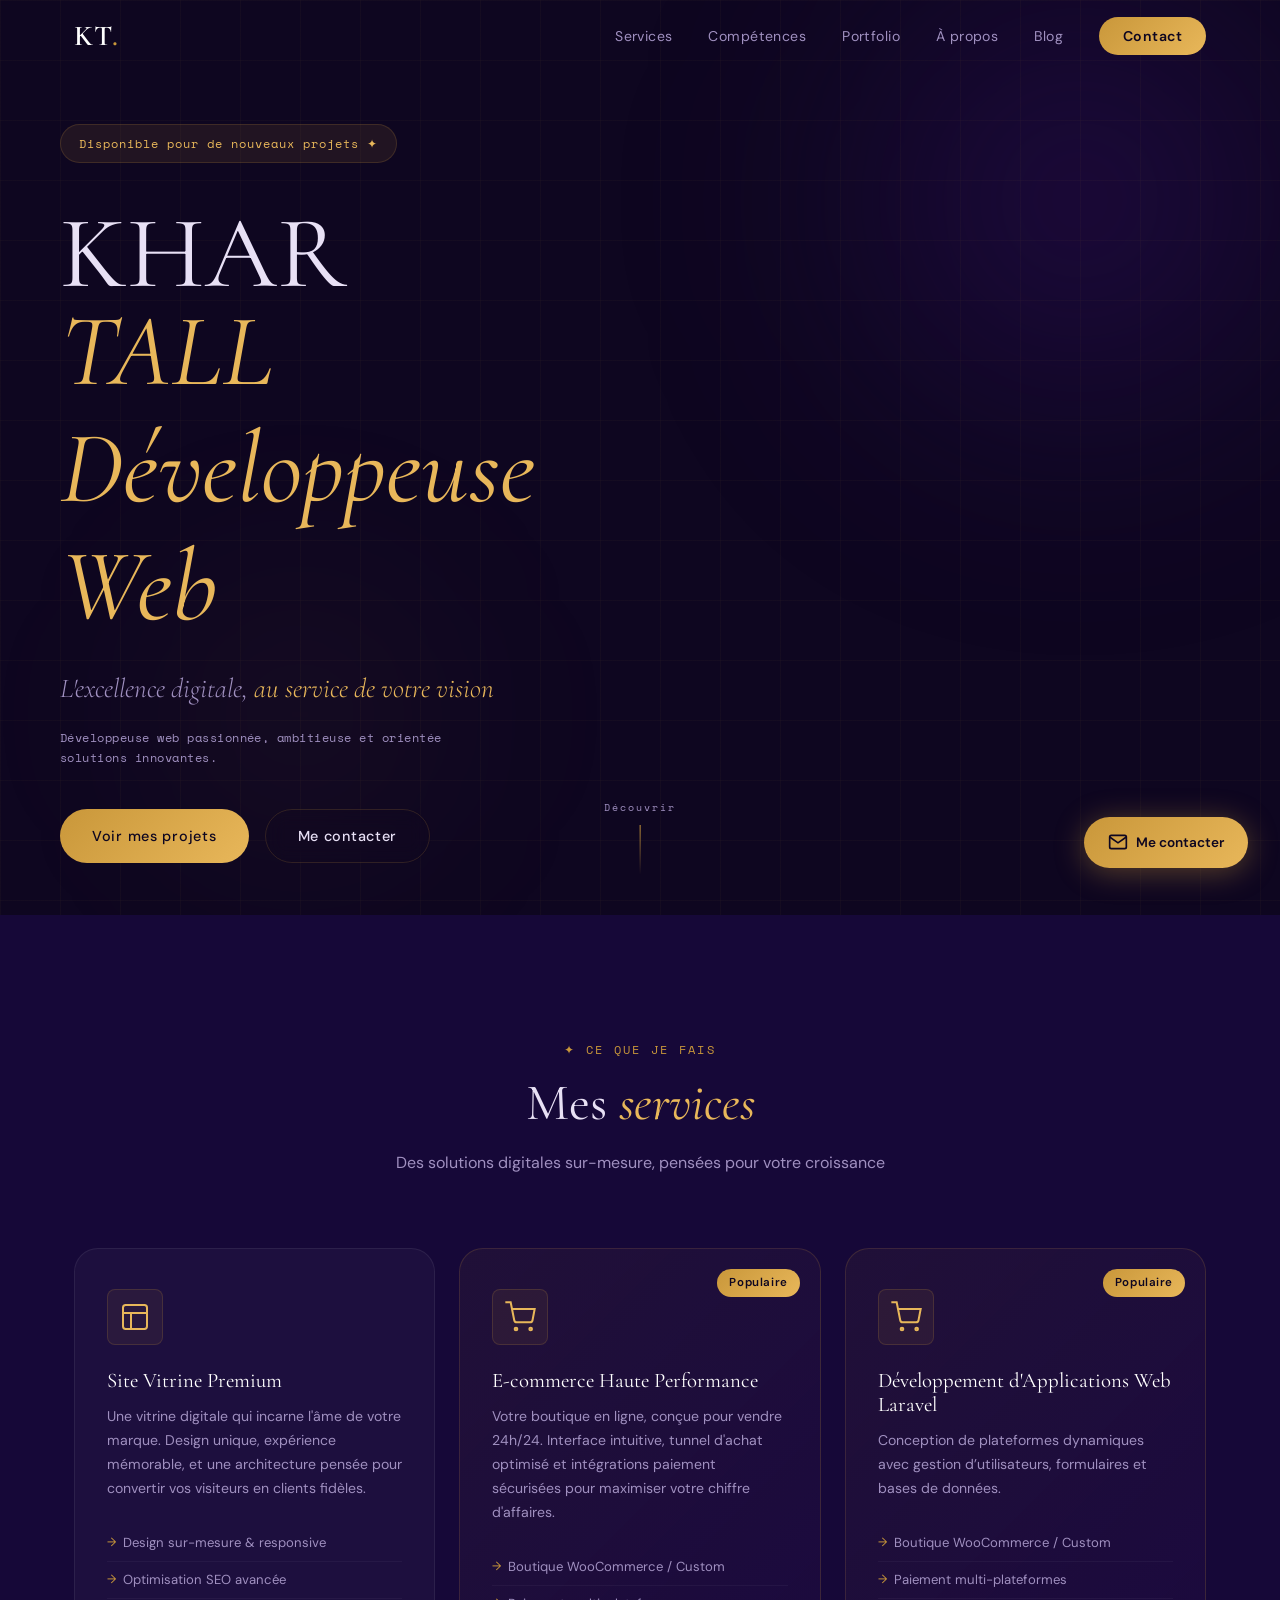
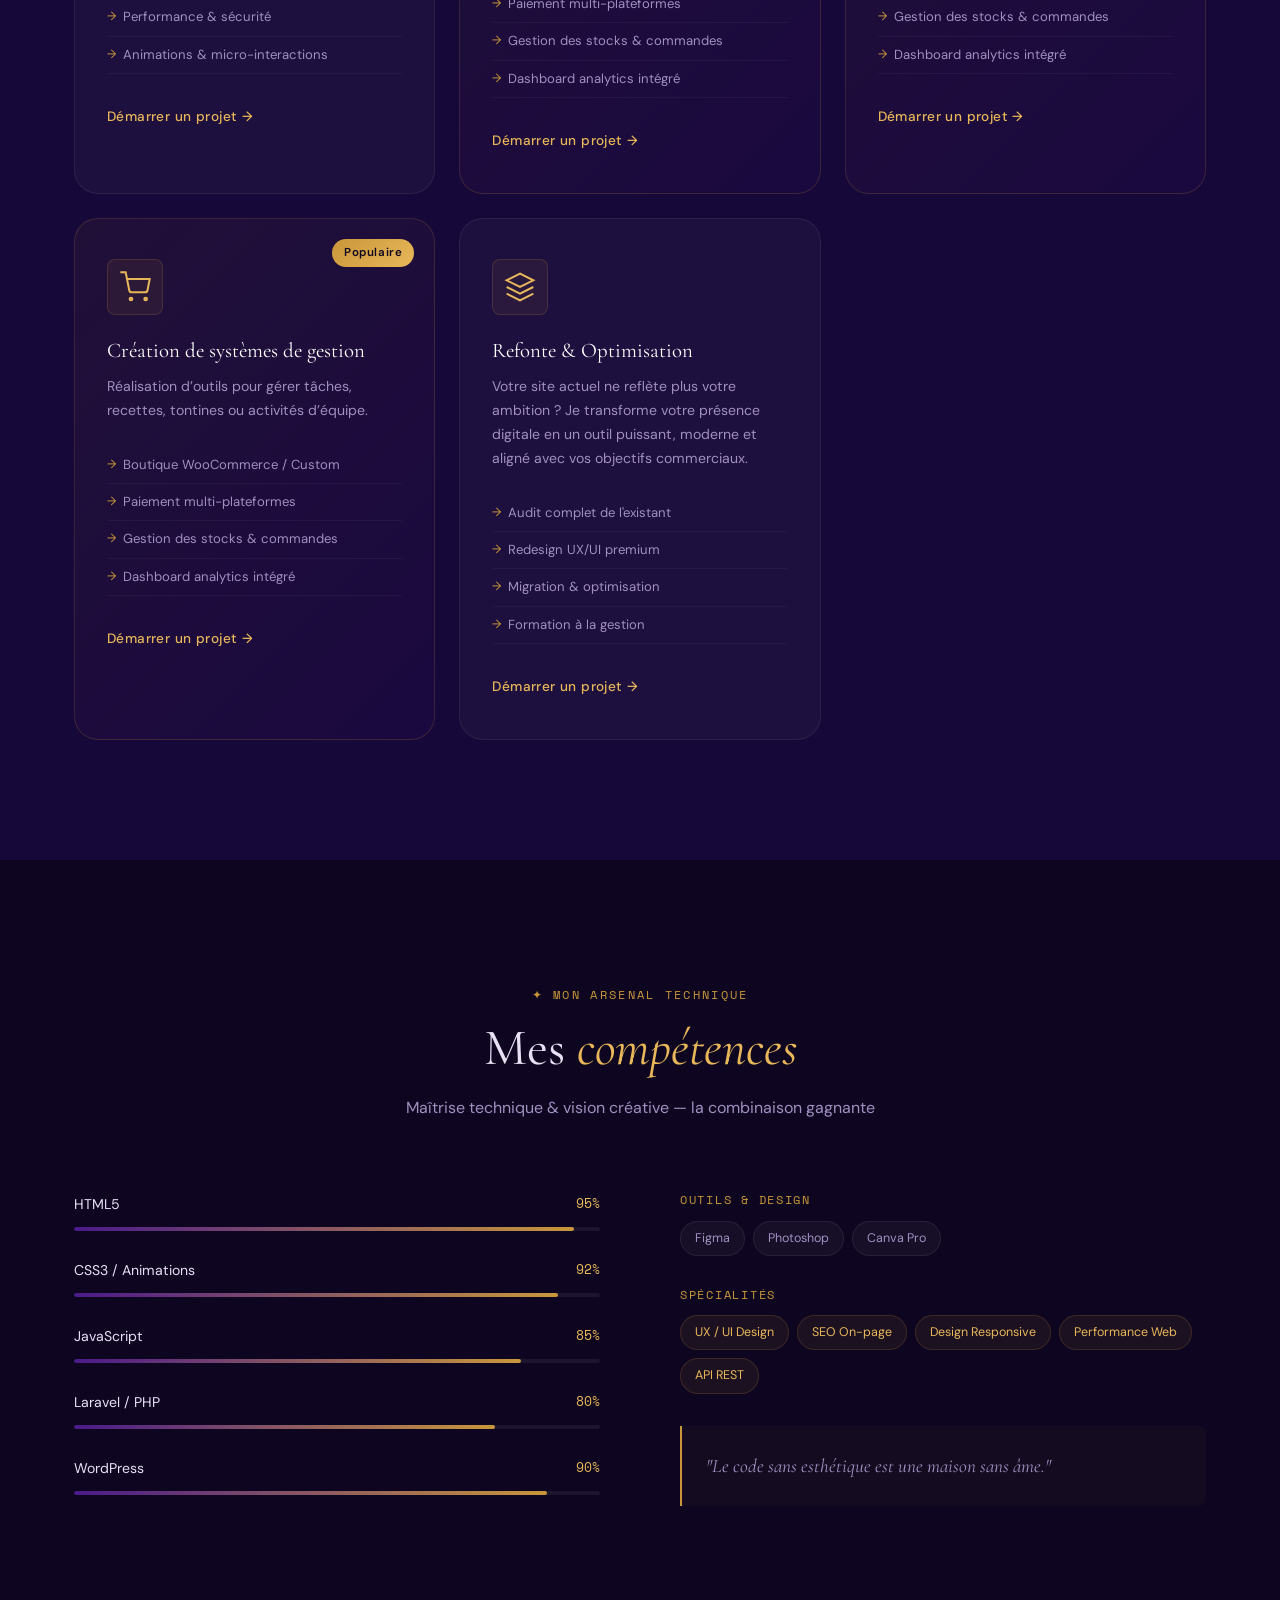
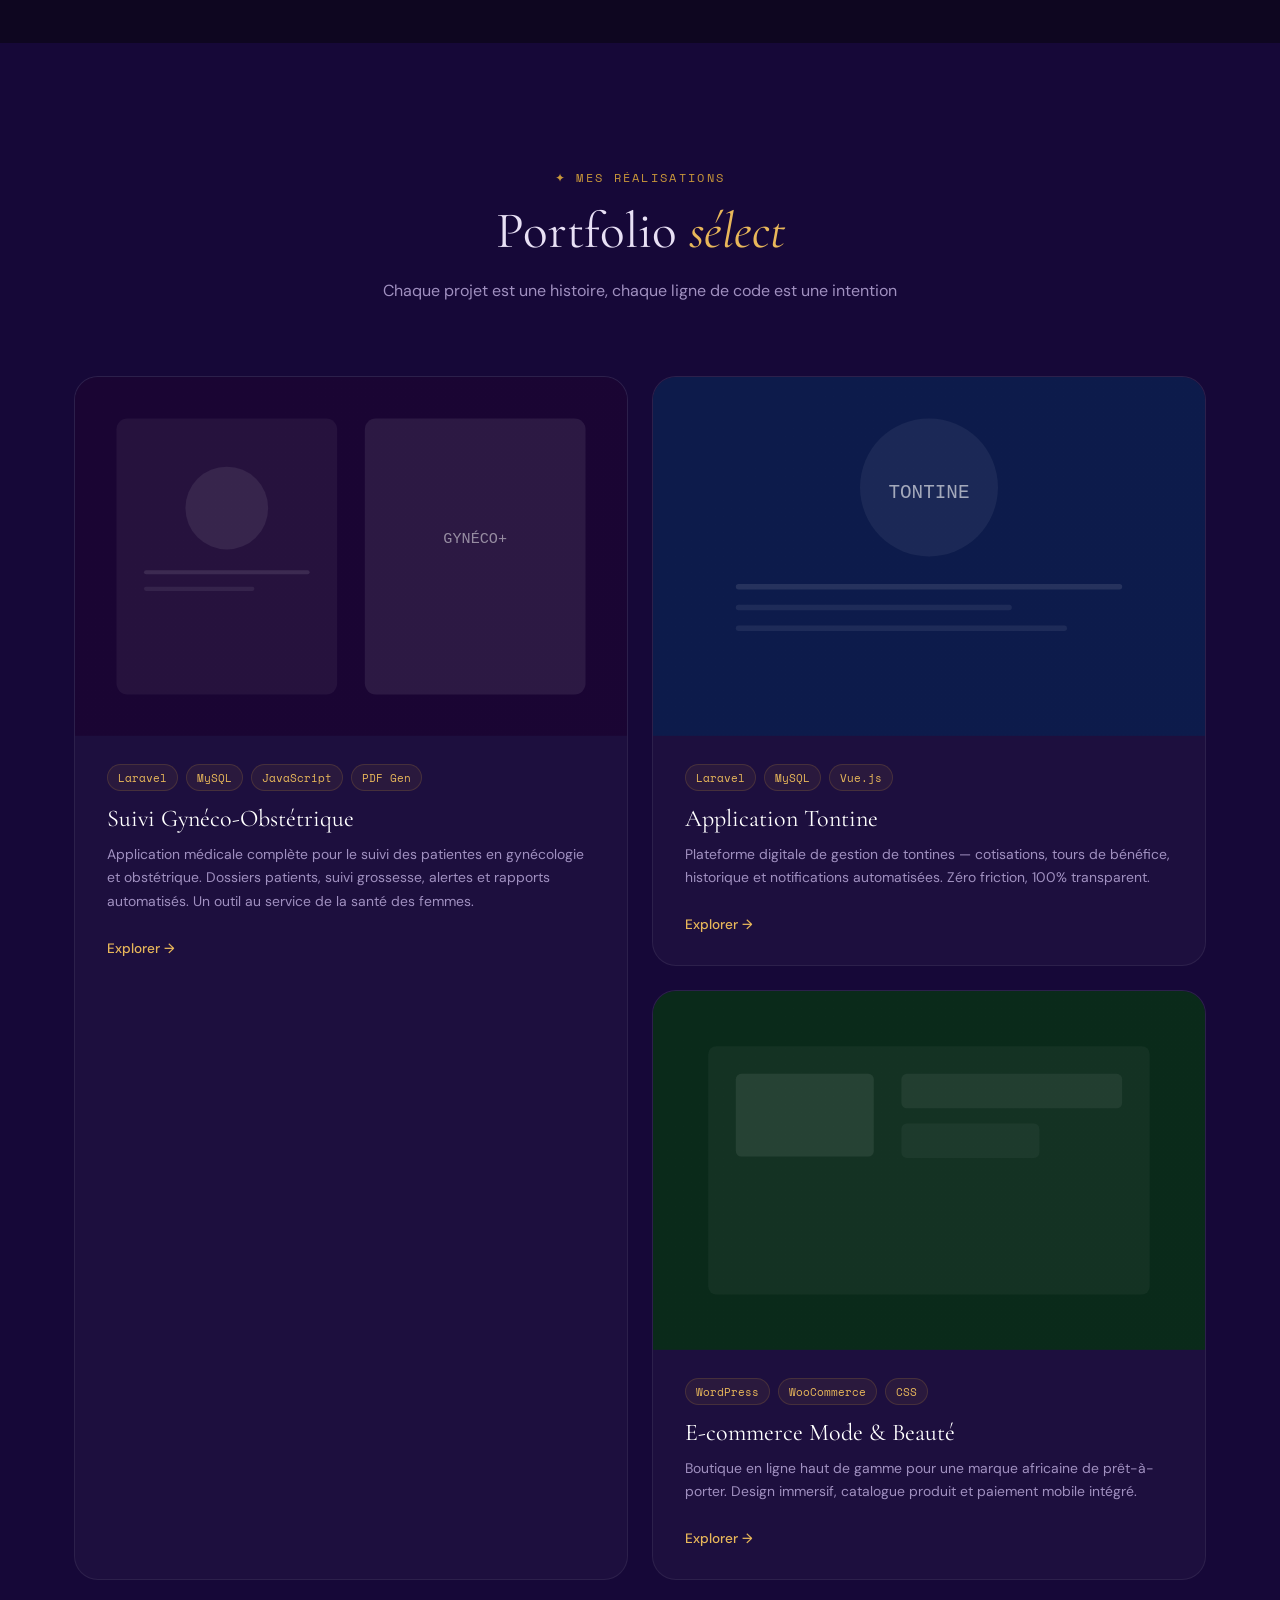
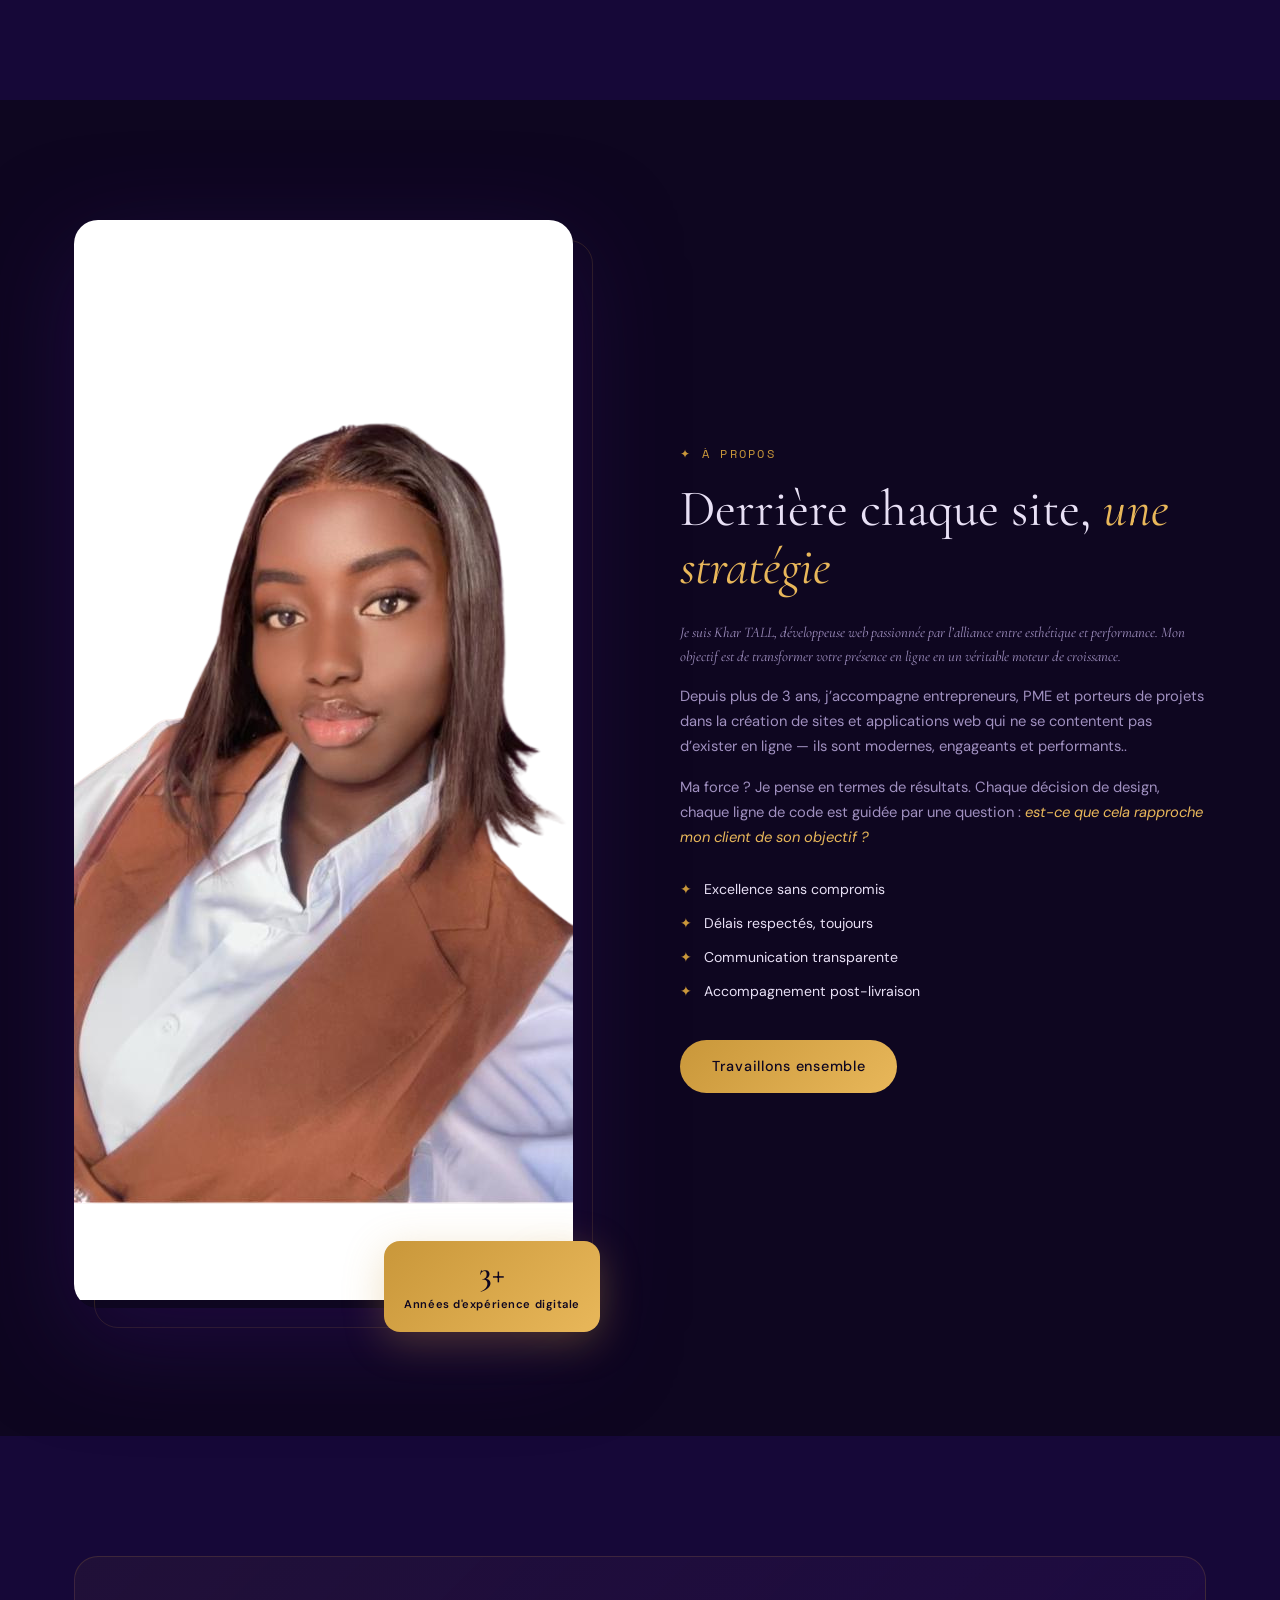
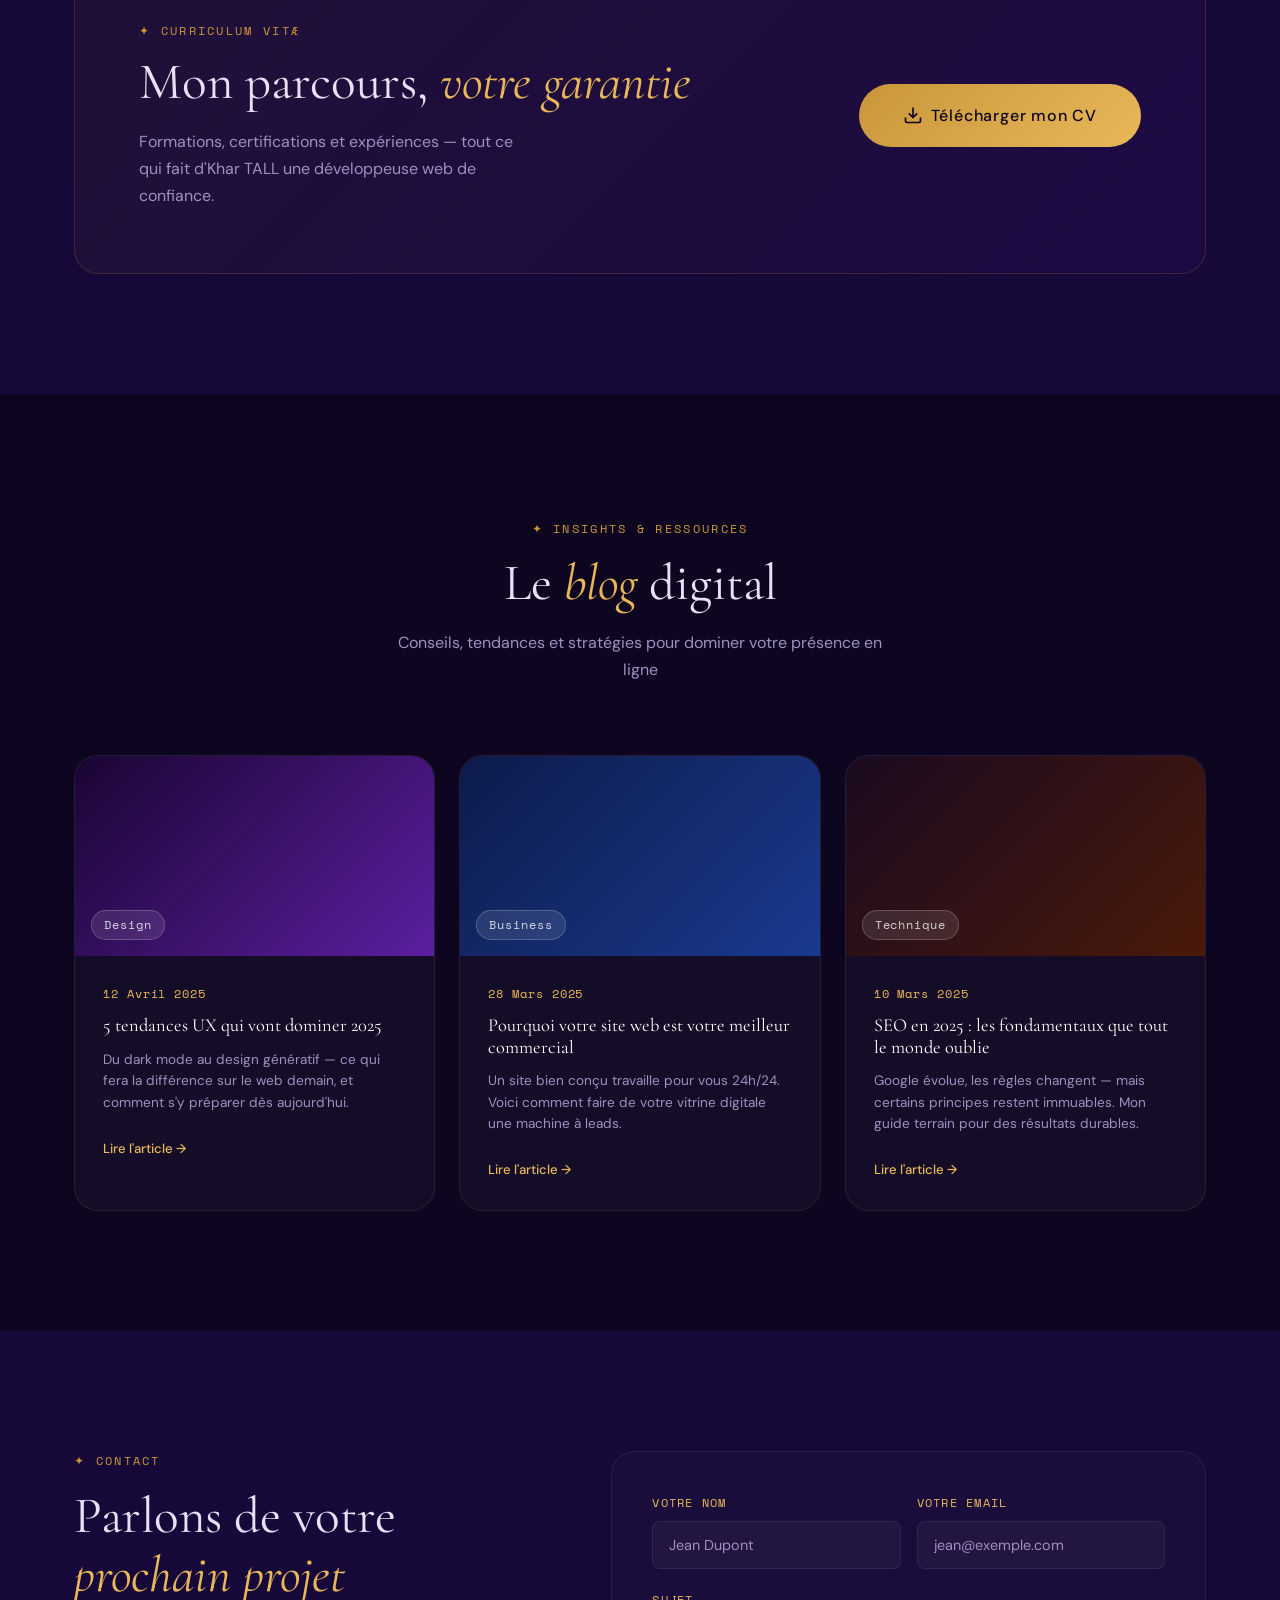
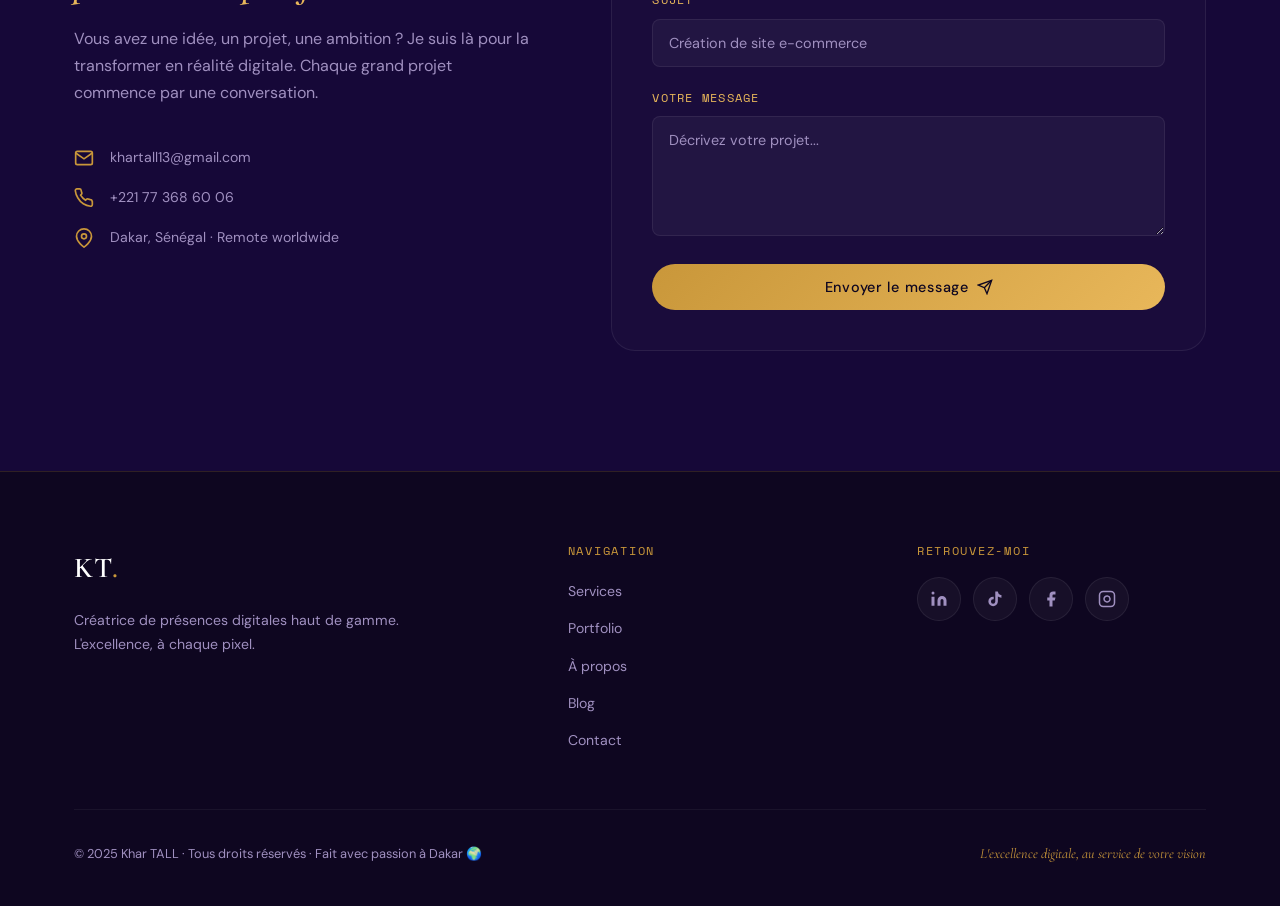
<file: portfolio.html>
<!DOCTYPE html>
<html lang="fr">
<head>
  <meta charset="UTF-8" />
  <meta name="viewport" content="width=device-width, initial-scale=1.0" />
  <title>Khar TALL  — Développeuse Web </title>
  <link rel="preconnect" href="https://fonts.googleapis.com" />
  <link rel="preconnect" href="https://fonts.gstatic.com" crossorigin />
  <link href="https://fonts.googleapis.com/css2?family=Cormorant+Garamond:ital,wght@0,300;0,400;0,600;1,300;1,400&family=DM+Sans:wght@300;400;500&family=Space+Mono&display=swap" rel="stylesheet" />
  <link rel="stylesheet" href="../CSS/portfolio.css" />
</head>
<body>

  <!-- ===== LOADER ===== -->
  <div id="loader">
    <div class="loader-inner">
      <span class="loader-name">KT</span>
      <div class="loader-bar"><div class="loader-progress"></div></div>
    </div>
  </div>

  <!-- ===== FLOATING CONTACT BTN ===== -->
  <a href="#contact" class="float-cta" aria-label="Me contacter">
    <svg width="20" height="20" viewBox="0 0 24 24" fill="none" stroke="currentColor" stroke-width="2"><path d="M4 4h16c1.1 0 2 .9 2 2v12c0 1.1-.9 2-2 2H4c-1.1 0-2-.9-2-2V6c0-1.1.9-2 2-2z"/><polyline points="22,6 12,13 2,6"/></svg>
    <span>Me contacter</span>
  </a>

  <!-- ===== NAV ===== -->
  <nav id="navbar">
    <div class="nav-inner">
      <a class="logo" href="#">KT<span class="logo-dot">.</span></a>
      <ul class="nav-links">
        <li><a href="#services">Services</a></li>
        <li><a href="#skills">Compétences</a></li>
        <li><a href="#portfolio">Portfolio</a></li>
        <li><a href="#about">À propos</a></li>
        <li><a href="#blog">Blog</a></li>
        <li><a href="#contact" class="nav-cta">Contact</a></li>
      </ul>
      <button class="burger" id="burgerBtn" aria-label="Menu">
        <span></span><span></span><span></span>
      </button>
    </div>
    <div class="mobile-menu" id="mobileMenu">
      <ul>
        <li><a href="#services">Services</a></li>
        <li><a href="#skills">Compétences</a></li>
        <li><a href="#portfolio">Portfolio</a></li>
        <li><a href="#about">À propos</a></li>
        <li><a href="#blog">Blog</a></li>
        <li><a href="#contact">Contact</a></li>
      </ul>
    </div>
  </nav>

  <!-- ===== HERO ===== -->
  <section id="hero">
    <div class="hero-bg">
      <div class="orb orb-1"></div>
      <div class="orb orb-2"></div>
      <div class="grid-overlay"></div>
    </div>
    <div class="hero-content">
      <div class="hero-badge reveal">Disponible pour de nouveaux projets ✦</div>
      <h1 class="hero-title reveal">
        <span class="line-1">KHAR</span>
        <span class="line-2"><em>TALL</em></span>
        <span class="line-3"><em>Développeuse Web</em></span>
      </h1>
      <p class="hero-slogan reveal">L'excellence digitale, <span class="gold">au service de votre vision</span></p>
      <p class="hero-sub reveal">Développeuse web passionnée, ambitieuse et orientée solutions innovantes. </p>
      <div class="hero-btns reveal">
        <a href="#portfolio" class="btn btn-primary">Voir mes projets</a>
        <a href="#contact" class="btn btn-outline">Me contacter</a>
      </div>
    </div>
    <div class="hero-photo reveal">
      <div class="photo-frame">
        <div class="photo-placeholder">
           <img src="../Image/ma-photo.png" alt="Ma photo de profil" width="100%" height="100%"/>
         <!-- <svg viewBox="0 0 200 240" fill="none" xmlns="http://www.w3.org/2000/svg">
            <rect width="200" height="240" rx="12" fill="url(#photoGrad)"/>
            <circle cx="100" cy="90" r="42" fill="rgba(255,255,255,0.15)"/>
            <ellipse cx="100" cy="195" rx="65" ry="45" fill="rgba(255,255,255,0.08)"/>
            <defs>
              <linearGradient id="photoGrad" x1="0" y1="0" x2="200" y2="240" gradientUnits="userSpaceOnUse">
                <stop stop-color="#1a0533"/>
                <stop offset="1" stop-color="#2d0a5e"/>
              </linearGradient>
            </defs>
          </svg>-->
          <div class="photo-label"></div>
        </div>
        <div class="photo-deco"></div>
      </div>
      <div class="hero-stats">
        <div class="stat"><span class="stat-num">50+</span><span class="stat-label">Projets livrés</span></div>
        <div class="stat"><span class="stat-num">5★</span><span class="stat-label">Satisfaction clients</span></div>
        <div class="stat"><span class="stat-num">3+</span><span class="stat-label">Ans d'expertise</span></div>
      </div>
    </div>
    <div class="scroll-hint">
      <span>Découvrir</span>
      <div class="scroll-arrow"></div>
    </div>
  </section>

  <!-- ===== SERVICES ===== -->
  <section id="services">
    <div class="container">
      <div class="section-header reveal">
        <span class="section-tag">✦ Ce que je fais</span>
        <h2>Mes <em>services</em></h2>
        <p>Des solutions digitales sur-mesure, pensées pour votre croissance</p>
      </div>
      <div class="services-grid">

        <div class="service-card reveal">
          <div class="service-icon">
            <svg width="32" height="32" viewBox="0 0 24 24" fill="none" stroke="currentColor" stroke-width="1.5"><rect x="3" y="3" width="18" height="18" rx="2"/><path d="M3 9h18M9 21V9"/></svg>
          </div>
          <h3>Site Vitrine Premium</h3>
          <p>Une vitrine digitale qui incarne l'âme de votre marque. Design unique, expérience mémorable, et une architecture pensée pour convertir vos visiteurs en clients fidèles.</p>
          <ul class="service-features">
            <li>Design sur-mesure & responsive</li>
            <li>Optimisation SEO avancée</li>
            <li>Performance & sécurité</li>
            <li>Animations & micro-interactions</li>
          </ul>
          <a href="#contact" class="service-link">Démarrer un projet →</a>
        </div>

        <div class="service-card reveal featured">
          <div class="service-badge">Populaire</div>
          <div class="service-icon">
            <svg width="32" height="32" viewBox="0 0 24 24" fill="none" stroke="currentColor" stroke-width="1.5"><circle cx="9" cy="21" r="1"/><circle cx="20" cy="21" r="1"/><path d="M1 1h4l2.68 13.39a2 2 0 0 0 2 1.61h9.72a2 2 0 0 0 2-1.61L23 6H6"/></svg>
          </div>
          <h3>E-commerce Haute Performance</h3>
          <p>Votre boutique en ligne, conçue pour vendre 24h/24. Interface intuitive, tunnel d'achat optimisé et intégrations paiement sécurisées pour maximiser votre chiffre d'affaires.</p>
          <ul class="service-features">
            <li>Boutique WooCommerce / Custom</li>
            <li>Paiement multi-plateformes</li>
            <li>Gestion des stocks & commandes</li>
            <li>Dashboard analytics intégré</li>
          </ul>
          <a href="#contact" class="service-link">Démarrer un projet →</a>
        </div>

        <div class="service-card reveal featured">
          <div class="service-badge">Populaire</div>
          <div class="service-icon">
            <svg width="32" height="32" viewBox="0 0 24 24" fill="none" stroke="currentColor" stroke-width="1.5"><circle cx="9" cy="21" r="1"/><circle cx="20" cy="21" r="1"/><path d="M1 1h4l2.68 13.39a2 2 0 0 0 2 1.61h9.72a2 2 0 0 0 2-1.61L23 6H6"/></svg>
          </div>
          <h3>Développement d'Applications Web Laravel</h3>
          <p>Conception de plateformes dynamiques avec gestion d’utilisateurs, formulaires et bases de données.</p>
          <ul class="service-features">
            <li>Boutique WooCommerce / Custom</li>
            <li>Paiement multi-plateformes</li>
            <li>Gestion des stocks & commandes</li>
            <li>Dashboard analytics intégré</li>
          </ul>
          <a href="#contact" class="service-link">Démarrer un projet →</a>
        </div>

        <div class="service-card reveal featured">
          <div class="service-badge">Populaire</div>
          <div class="service-icon">
            <svg width="32" height="32" viewBox="0 0 24 24" fill="none" stroke="currentColor" stroke-width="1.5"><circle cx="9" cy="21" r="1"/><circle cx="20" cy="21" r="1"/><path d="M1 1h4l2.68 13.39a2 2 0 0 0 2 1.61h9.72a2 2 0 0 0 2-1.61L23 6H6"/></svg>
          </div>
          <h3>Création de systèmes de gestion</h3>
          <p>Réalisation d’outils pour gérer tâches, recettes, tontines ou activités d’équipe.</p>
          <ul class="service-features">
            <li>Boutique WooCommerce / Custom</li>
            <li>Paiement multi-plateformes</li>
            <li>Gestion des stocks & commandes</li>
            <li>Dashboard analytics intégré</li>
          </ul>
          <a href="#contact" class="service-link">Démarrer un projet →</a>
        </div>

        <div class="service-card reveal">
          <div class="service-icon">
            <svg width="32" height="32" viewBox="0 0 24 24" fill="none" stroke="currentColor" stroke-width="1.5"><path d="M12 2L2 7l10 5 10-5-10-5zM2 17l10 5 10-5M2 12l10 5 10-5"/></svg>
          </div>
          <h3>Refonte & Optimisation</h3>
          <p>Votre site actuel ne reflète plus votre ambition ? Je transforme votre présence digitale en un outil puissant, moderne et aligné avec vos objectifs commerciaux.</p>
          <ul class="service-features">
            <li>Audit complet de l'existant</li>
            <li>Redesign UX/UI premium</li>
            <li>Migration & optimisation</li>
            <li>Formation à la gestion</li>
          </ul>
          <a href="#contact" class="service-link">Démarrer un projet →</a>
        </div>

      </div>
    </div>
  </section>

  <!-- ===== SKILLS ===== -->
  <section id="skills">
    <div class="container">
      <div class="section-header reveal">
        <span class="section-tag">✦ Mon arsenal technique</span>
        <h2>Mes <em>compétences</em></h2>
        <p>Maîtrise technique & vision créative — la combinaison gagnante</p>
      </div>
      <div class="skills-layout">
        <div class="skills-bars reveal">
          <div class="skill-item">
            <div class="skill-top"><span>HTML5</span><span class="skill-pct">95%</span></div>
            <div class="skill-bar"><div class="skill-fill" data-pct="95"></div></div>
          </div>
          <div class="skill-item">
            <div class="skill-top"><span>CSS3 / Animations</span><span class="skill-pct">92%</span></div>
            <div class="skill-bar"><div class="skill-fill" data-pct="92"></div></div>
          </div>
          <div class="skill-item">
            <div class="skill-top"><span>JavaScript</span><span class="skill-pct">85%</span></div>
            <div class="skill-bar"><div class="skill-fill" data-pct="85"></div></div>
          </div>
          <div class="skill-item">
            <div class="skill-top"><span>Laravel / PHP</span><span class="skill-pct">80%</span></div>
            <div class="skill-bar"><div class="skill-fill" data-pct="80"></div></div>
          </div>
          <div class="skill-item">
            <div class="skill-top"><span>WordPress</span><span class="skill-pct">90%</span></div>
            <div class="skill-bar"><div class="skill-fill" data-pct="90"></div></div>
          </div>
        </div>
        <div class="skills-badges reveal">
          <div class="badge-group">
            <h4>Outils & Design</h4>
            <div class="badges">
              <span class="badge">Figma</span>
              <span class="badge">Photoshop</span>
              <span class="badge">Canva Pro</span>
            </div>
          </div>
          <div class="badge-group">
            <h4>Spécialités</h4>
            <div class="badges">
              <span class="badge gold-badge">UX / UI Design</span>
              <span class="badge gold-badge">SEO On-page</span>
              <span class="badge gold-badge">Design Responsive</span>
              <span class="badge gold-badge">Performance Web</span>
              <span class="badge gold-badge">API REST</span>
            </div>
          </div>
          <div class="skills-quote">
            <blockquote>"Le code sans esthétique est une maison sans âme."</blockquote>
          </div>
        </div>
      </div>
    </div>
  </section>

  <!-- ===== PORTFOLIO ===== -->
  <section id="portfolio">
    <div class="container">
      <div class="section-header reveal">
        <span class="section-tag">✦ Mes réalisations</span>
        <h2>Portfolio <em>sélect</em></h2>
        <p>Chaque projet est une histoire, chaque ligne de code est une intention</p>
      </div>
      <div class="portfolio-grid">

        <div class="project-card reveal">
          <div class="project-img">
            <div class="project-placeholder p1">
              <svg viewBox="0 0 400 260" fill="none" xmlns="http://www.w3.org/2000/svg">
                <rect width="400" height="260" fill="url(#pg1)"/>
                <circle cx="200" cy="80" r="50" fill="rgba(255,255,255,0.06)"/>
                <rect x="60" y="150" width="280" height="4" rx="2" fill="rgba(255,255,255,0.1)"/>
                <rect x="60" y="165" width="200" height="4" rx="2" fill="rgba(255,255,255,0.07)"/>
                <rect x="60" y="180" width="240" height="4" rx="2" fill="rgba(255,255,255,0.07)"/>
                <text x="200" y="88" text-anchor="middle" fill="rgba(255,255,255,0.6)" font-size="14" font-family="monospace">TONTINE</text>
                <defs><linearGradient id="pg1" x1="0" y1="0" x2="400" y2="260"><stop stop-color="#0d1b4b"/><stop offset="1" stop-color="#1a3a8f"/></linearGradient></defs>
              </svg>
            </div>
            <div class="project-overlay">
              <a href="#" class="btn btn-outline-sm">Voir le projet →</a>
            </div>
          </div>
          <div class="project-info">
            <div class="project-tags">
              <span>Laravel</span><span>MySQL</span><span>Vue.js</span>
            </div>
            <h3>Application Tontine</h3>
            <p>Plateforme digitale de gestion de tontines — cotisations, tours de bénéfice, historique et notifications automatisées. Zéro friction, 100% transparent.</p>
            <a href="#" class="project-more">Explorer →</a>
          </div>
        </div>

        <div class="project-card reveal large">
          <div class="project-img">
            <div class="project-placeholder p2">
              <svg viewBox="0 0 400 260" fill="none" xmlns="http://www.w3.org/2000/svg">
                <rect width="400" height="260" fill="url(#pg2)"/>
                <rect x="30" y="30" width="160" height="200" rx="8" fill="rgba(255,255,255,0.05)"/>
                <circle cx="110" cy="95" r="30" fill="rgba(255,255,255,0.08)"/>
                <rect x="50" y="140" width="120" height="3" rx="1.5" fill="rgba(255,255,255,0.1)"/>
                <rect x="50" y="152" width="80" height="3" rx="1.5" fill="rgba(255,255,255,0.07)"/>
                <rect x="210" y="30" width="160" height="200" rx="8" fill="rgba(255,255,255,0.08)"/>
                <text x="290" y="120" text-anchor="middle" fill="rgba(255,255,255,0.5)" font-size="11" font-family="monospace">GYNÉCO+</text>
                <defs><linearGradient id="pg2" x1="0" y1="0" x2="400" y2="260"><stop stop-color="#1a0533"/><stop offset="1" stop-color="#5b0f8e"/></linearGradient></defs>
              </svg>
            </div>
            <div class="project-overlay">
              <a href="#" class="btn btn-outline-sm">Voir le projet →</a>
            </div>
          </div>
          <div class="project-info">
            <div class="project-tags">
              <span>Laravel</span><span>MySQL</span><span>JavaScript</span><span>PDF Gen</span>
            </div>
            <h3>Suivi Gynéco-Obstétrique</h3>
            <p>Application médicale complète pour le suivi des patientes en gynécologie et obstétrique. Dossiers patients, suivi grossesse, alertes et rapports automatisés. Un outil au service de la santé des femmes.</p>
            <a href="#" class="project-more">Explorer →</a>
          </div>
        </div>

        <div class="project-card reveal">
          <div class="project-img">
            <div class="project-placeholder p3">
              <svg viewBox="0 0 400 260" fill="none" xmlns="http://www.w3.org/2000/svg">
                <rect width="400" height="260" fill="url(#pg3)"/>
                <rect x="40" y="40" width="320" height="180" rx="6" fill="rgba(255,255,255,0.04)"/>
                <rect x="60" y="60" width="100" height="60" rx="4" fill="rgba(255,255,255,0.08)"/>
                <rect x="180" y="60" width="160" height="25" rx="4" fill="rgba(255,255,255,0.06)"/>
                <rect x="180" y="96" width="100" height="25" rx="4" fill="rgba(255,255,255,0.04)"/>
                <defs><linearGradient id="pg3" x1="0" y1="0" x2="400" y2="260"><stop stop-color="#0a2a1a"/><stop offset="1" stop-color="#1a5c3a"/></linearGradient></defs>
              </svg>
            </div>
            <div class="project-overlay">
              <a href="#" class="btn btn-outline-sm">Voir le projet →</a>
            </div>
          </div>
          <div class="project-info">
            <div class="project-tags">
              <span>WordPress</span><span>WooCommerce</span><span>CSS</span>
            </div>
            <h3>E-commerce Mode & Beauté</h3>
            <p>Boutique en ligne haut de gamme pour une marque africaine de prêt-à-porter. Design immersif, catalogue produit et paiement mobile intégré.</p>
            <a href="#" class="project-more">Explorer →</a>
          </div>
        </div>

      </div>
    </div>
  </section>

  <!-- ===== ABOUT ===== -->
  <section id="about">
    <div class="container">
      <div class="about-layout">
        <div class="about-visual reveal">
          <div class="about-img-wrap">
            <div class="about-placeholder">
              <img src="../Image/ma-photo.png" alt="Ma photo de profil" width="100%" height="100%"/>
              <!--<svg viewBox="0 0 320 400" fill="none" xmlns="http://www.w3.org/2000/svg">
                <rect width="320" height="400" rx="16" fill="url(#aboutGrad)"/>
                <circle cx="160" cy="155" r="70" fill="rgba(255,255,255,0.08)"/>
                <ellipse cx="160" cy="330" rx="110" ry="80" fill="rgba(255,255,255,0.05)"/>
                <text x="160" y="165" text-anchor="middle" fill="rgba(255,255,255,0.3)" font-size="13" font-family="serif" font-style="italic">Votre Photo</text>
                <defs><linearGradient id="aboutGrad" x1="0" y1="0" x2="320" y2="400"><stop stop-color="#120330"/><stop offset="1" stop-color="#2a0e5c"/></linearGradient></defs>
              </svg>-->
            </div>
            <div class="about-deco-1"></div>
            <div class="about-deco-2"></div>
          </div>
          <div class="about-exp-badge">
            <span class="exp-num">3+</span>
            <span class="exp-text">Années d'expérience digitale</span>
          </div>
        </div>
        <div class="about-text reveal">
          <span class="section-tag">✦ À propos</span>
          <h2>Derrière chaque site, <em>une stratégie</em></h2>
          <p class="about-lead">Je suis Khar TALL, développeuse web passionnée par l’alliance entre esthétique et performance. Mon objectif est de transformer votre présence en ligne en un véritable moteur de croissance.</p>

<p>Depuis plus de 3 ans, j’accompagne entrepreneurs, PME et porteurs de projets dans la création de sites et applications web qui ne se contentent pas d’exister en ligne — ils sont modernes, engageants et performants.</strong>.</p>
          <p>Ma force ? Je pense en termes de résultats. Chaque décision de design, chaque ligne de code est guidée par une question : <em>est-ce que cela rapproche mon client de son objectif ?</em></p>
          <div class="about-values">
            <div class="value"><span>✦</span> Excellence sans compromis</div>
            <div class="value"><span>✦</span> Délais respectés, toujours</div>
            <div class="value"><span>✦</span> Communication transparente</div>
            <div class="value"><span>✦</span> Accompagnement post-livraison</div>
          </div>
          <a href="#contact" class="btn btn-primary">Travaillons ensemble</a>
        </div>
      </div>
    </div>
  </section>

  <!-- ===== CV ===== -->
  <section id="cv">
    <div class="container">
      <div class="cv-block reveal">
        <div class="cv-left">
          <span class="section-tag">✦ Curriculum Vitæ</span>
          <h2>Mon parcours, <em>votre garantie</em></h2>
          <p>Formations, certifications et expériences — tout ce qui fait d'Khar TALL une développeuse web de confiance.</p>
        </div>
        <div class="cv-right">
          <a href="../CV/KHAR_TALL_CV.zip" class="btn btn-primary btn-large" download>
            <svg width="20" height="20" viewBox="0 0 24 24" fill="none" stroke="currentColor" stroke-width="2"><path d="M21 15v4a2 2 0 0 1-2 2H5a2 2 0 0 1-2-2v-4"/><polyline points="7 10 12 15 17 10"/><line x1="12" y1="15" x2="12" y2="3"/></svg>
            Télécharger mon CV
          </a>
        </div>
      </div>
    </div>
  </section>

  <!-- ===== BLOG ===== -->
  <section id="blog">
    <div class="container">
      <div class="section-header reveal">
        <span class="section-tag">✦ Insights & Ressources</span>
        <h2>Le <em>blog</em> digital</h2>
        <p>Conseils, tendances et stratégies pour dominer votre présence en ligne</p>
      </div>
      <div class="blog-grid">

        <article class="blog-card reveal">
          <div class="blog-img blog-img-1">
            <span class="blog-cat">Design</span>
          </div>
          <div class="blog-body">
            <span class="blog-date">12 Avril 2025</span>
            <h3>5 tendances UX qui vont dominer 2025</h3>
            <p>Du dark mode au design génératif — ce qui fera la différence sur le web demain, et comment s'y préparer dès aujourd'hui.</p>
            <a href="#" class="blog-link">Lire l'article →</a>
          </div>
        </article>

        <article class="blog-card reveal">
          <div class="blog-img blog-img-2">
            <span class="blog-cat">Business</span>
          </div>
          <div class="blog-body">
            <span class="blog-date">28 Mars 2025</span>
            <h3>Pourquoi votre site web est votre meilleur commercial</h3>
            <p>Un site bien conçu travaille pour vous 24h/24. Voici comment faire de votre vitrine digitale une machine à leads.</p>
            <a href="#" class="blog-link">Lire l'article →</a>
          </div>
        </article>

        <article class="blog-card reveal">
          <div class="blog-img blog-img-3">
            <span class="blog-cat">Technique</span>
          </div>
          <div class="blog-body">
            <span class="blog-date">10 Mars 2025</span>
            <h3>SEO en 2025 : les fondamentaux que tout le monde oublie</h3>
            <p>Google évolue, les règles changent — mais certains principes restent immuables. Mon guide terrain pour des résultats durables.</p>
            <a href="#" class="blog-link">Lire l'article →</a>
          </div>
        </article>

      </div>
    </div>
  </section>

  <!-- ===== CONTACT ===== -->
  <section id="contact">
    <div class="container">
      <div class="contact-layout">
        <div class="contact-left reveal">
          <span class="section-tag">✦ Contact</span>
          <h2>Parlons de votre <em>prochain projet</em></h2>
          <p>Vous avez une idée, un projet, une ambition ? Je suis là pour la transformer en réalité digitale. Chaque grand projet commence par une conversation.</p>
          <div class="contact-infos">
            <div class="contact-info-item">
              <svg width="20" height="20" viewBox="0 0 24 24" fill="none" stroke="currentColor" stroke-width="2"><path d="M4 4h16c1.1 0 2 .9 2 2v12c0 1.1-.9 2-2 2H4c-1.1 0-2-.9-2-2V6c0-1.1.9-2 2-2z"/><polyline points="22,6 12,13 2,6"/></svg>
              <span>khartall13@gmail.com</span>
            </div>
            <div class="contact-info-item">
              <svg width="20" height="20" viewBox="0 0 24 24" fill="none" stroke="currentColor" stroke-width="2"><path d="M22 16.92v3a2 2 0 0 1-2.18 2 19.79 19.79 0 0 1-8.63-3.07A19.5 19.5 0 0 1 4.69 12 19.79 19.79 0 0 1 1.62 3.36 2 2 0 0 1 3.6 1h3a2 2 0 0 1 2 1.72c.127.96.361 1.903.7 2.81a2 2 0 0 1-.45 2.11L7.91 8.6a16 16 0 0 0 6 6l.96-.96a2 2 0 0 1 2.11-.45c.907.339 1.85.573 2.81.7A2 2 0 0 1 21.72 16l.2.92z"/></svg>
              <span>+221 77 368 60 06</span>
            </div>
            <div class="contact-info-item">
              <svg width="20" height="20" viewBox="0 0 24 24" fill="none" stroke="currentColor" stroke-width="2"><path d="M21 10c0 7-9 13-9 13s-9-6-9-13a9 9 0 0 1 18 0z"/><circle cx="12" cy="10" r="3"/></svg>
              <span>Dakar, Sénégal · Remote worldwide</span>
            </div>
          </div>
        </div>
        <div class="contact-right reveal">
          <form class="contact-form" id="contactForm">
            <div class="form-row">
              <div class="form-group">
                <label>Votre nom</label>
                <input type="text" placeholder="Jean Dupont"  required />
              </div>
              <div class="form-group">
                <label>Votre email</label>
                <input type="email" placeholder="jean@exemple.com"  required />
              </div>
            </div>
            <div class="form-group">
              <label>Sujet</label>
              <input type="text" placeholder="Création de site e-commerce" />
            </div>
            <div class="form-group">
              <label>Votre message</label>
              <textarea rows="5" placeholder="Décrivez votre projet..."  required></textarea>
            </div>
            <button type="submit" class="btn btn-primary btn-full">
              Envoyer le message
              <svg width="16" height="16" viewBox="0 0 24 24" fill="none" stroke="currentColor" stroke-width="2"><line x1="22" y1="2" x2="11" y2="13"/><polygon points="22 2 15 22 11 13 2 9 22 2"/></svg>
            </button>
            <div class="form-success" id="formSuccess">
              ✅ Message envoyé ! Je vous réponds dans les 24h.
            </div>
          </form>
        </div>
      </div>
    </div>
  </section>

  <!-- ===== FOOTER ===== -->
  <footer id="footer">
    <div class="container">
      <div class="footer-top">
        <div class="footer-brand">
          <a class="logo" href="#">KT<span class="logo-dot">.</span></a>
          <p>Créatrice de présences digitales haut de gamme.<br/>L'excellence, à chaque pixel.</p>
        </div>
        <div class="footer-nav">
          <h4>Navigation</h4>
          <ul>
            <li><a href="#services">Services</a></li>
            <li><a href="#portfolio">Portfolio</a></li>
            <li><a href="#about">À propos</a></li>
            <li><a href="#blog">Blog</a></li>
            <li><a href="#contact">Contact</a></li>
          </ul>
        </div>
        <div class="footer-social-block">
          <h4>Retrouvez-moi</h4>
          <div class="footer-socials">
            <a href="https://www.linkedin.com/in/khar-tall-53930927a" class="social-link" aria-label="LinkedIn">
              <svg viewBox="0 0 24 24" fill="currentColor"><path d="M16 8a6 6 0 0 1 6 6v7h-4v-7a2 2 0 0 0-2-2 2 2 0 0 0-2 2v7h-4v-7a6 6 0 0 1 6-6z"/><rect x="2" y="9" width="4" height="12"/><circle cx="4" cy="4" r="2"/></svg>
            </a>
            <a href="https://www.tiktok.com/@raffetglam0?_r=1&_t=ZS-95pyqD0WnC9" class="social-link" aria-label="TikTok">
              <svg viewBox="0 0 24 24" fill="currentColor"><path d="M19.59 6.69a4.83 4.83 0 0 1-3.77-4.25V2h-3.45v13.67a2.89 2.89 0 0 1-2.88 2.5 2.89 2.89 0 0 1-2.89-2.89 2.89 2.89 0 0 1 2.89-2.89c.28 0 .54.04.79.1V9.01a6.34 6.34 0 0 0-.79-.05 6.34 6.34 0 0 0-6.34 6.34 6.34 6.34 0 0 0 6.34 6.34 6.34 6.34 0 0 0 6.33-6.34V8.69a8.18 8.18 0 0 0 4.77 1.52V6.74a4.85 4.85 0 0 1-1-.05z"/></svg>
            </a>
            <a href="https://www.facebook.com/share/1EY6W2up43/?mibextid=wwXIfr" class="social-link" aria-label="Facebook">
              <svg viewBox="0 0 24 24" fill="currentColor"><path d="M18 2h-3a5 5 0 0 0-5 5v3H7v4h3v8h4v-8h3l1-4h-4V7a1 1 0 0 1 1-1h3z"/></svg>
            </a>
            <a href="https://www.instagram.com/glamraffet?igsh=MXR1OXI4NHd1ZnJrbA%3D%3D&utm_source=qr" class="social-link" aria-label="Instagram">
              <svg viewBox="0 0 24 24" fill="none" stroke="currentColor" stroke-width="2"><rect x="2" y="2" width="20" height="20" rx="5" ry="5"/><path d="M16 11.37A4 4 0 1 1 12.63 8 4 4 0 0 1 16 11.37z"/><line x1="17.5" y1="6.5" x2="17.51" y2="6.5"/></svg>
            </a>
          </div>
        </div>
      </div>
      <div class="footer-bottom">
        <p>© 2025 Khar TALL · Tous droits réservés · Fait avec passion à Dakar 🌍</p>
        <p class="footer-tagline">L'excellence digitale, au service de votre vision</p>
      </div>
    </div>
  </footer>

  <script src="../JavaScript/portfolio.js"></script>
</body>
</html>
</file>
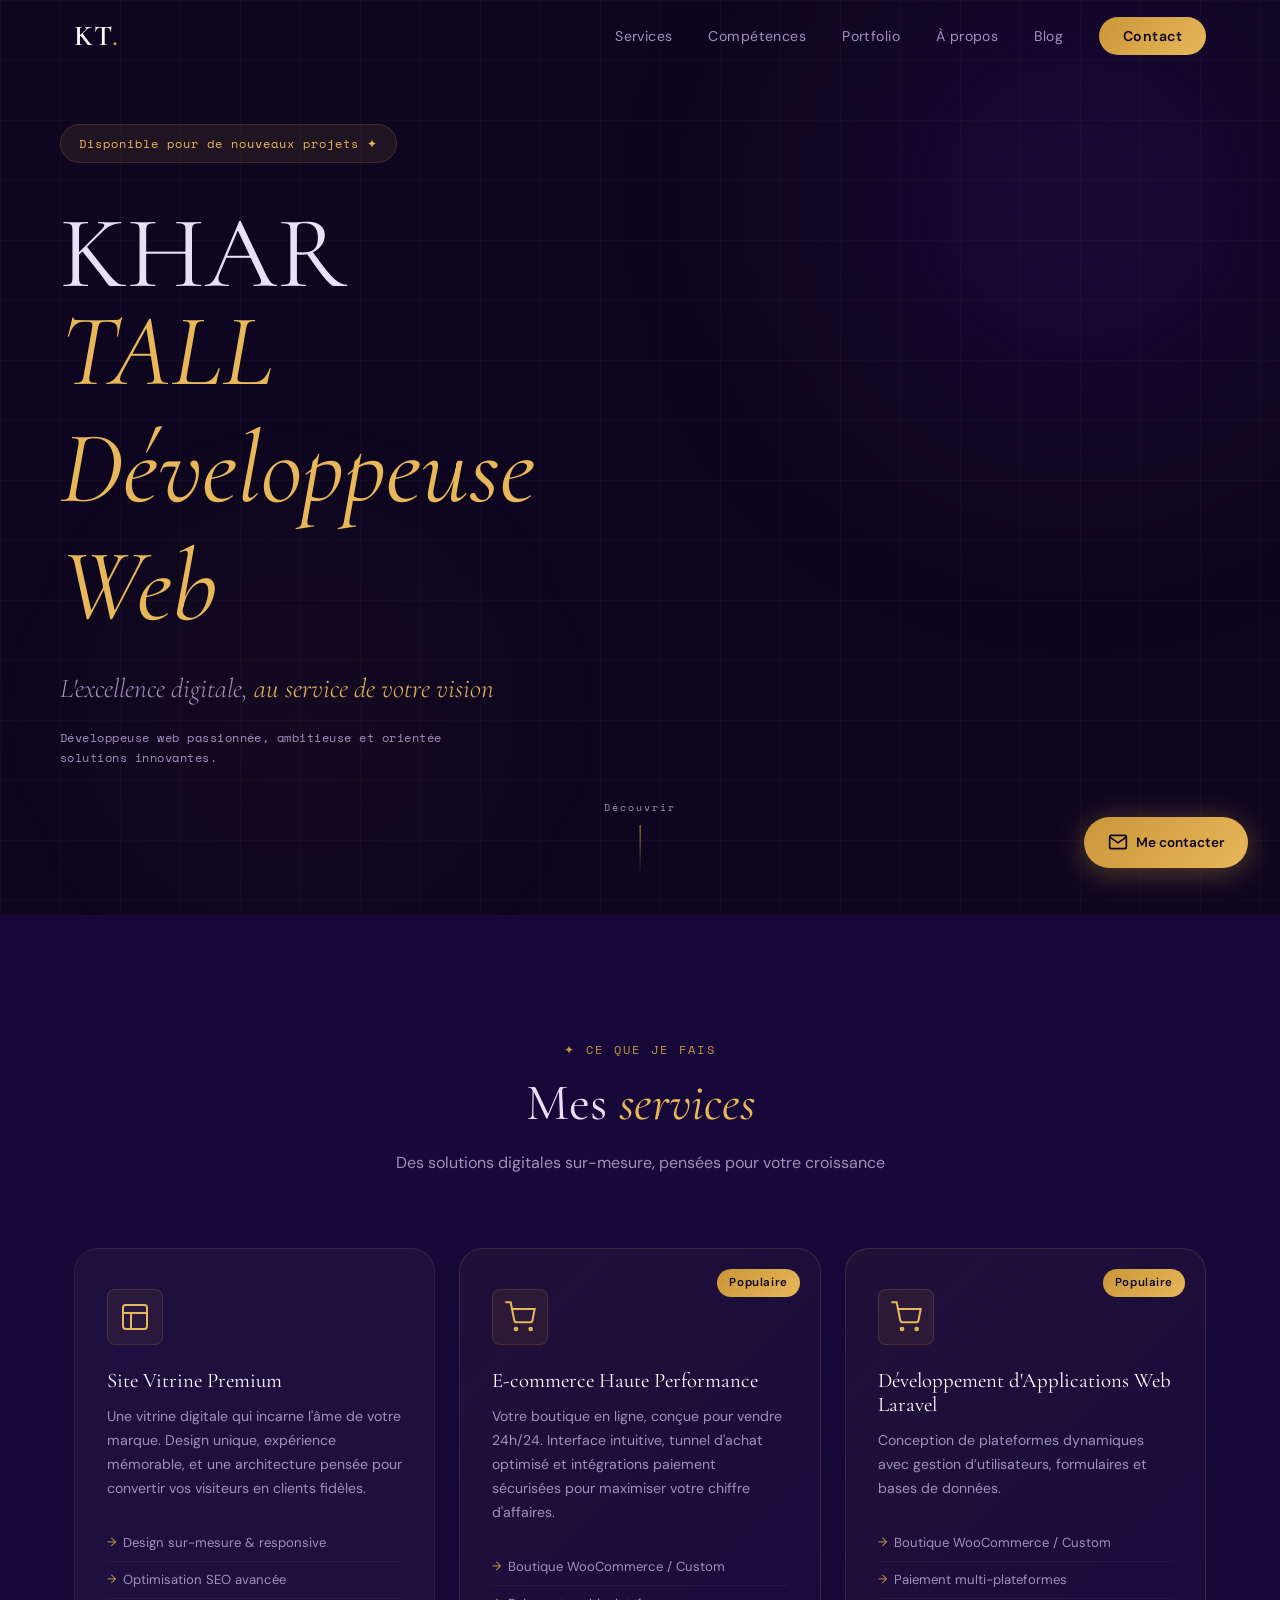
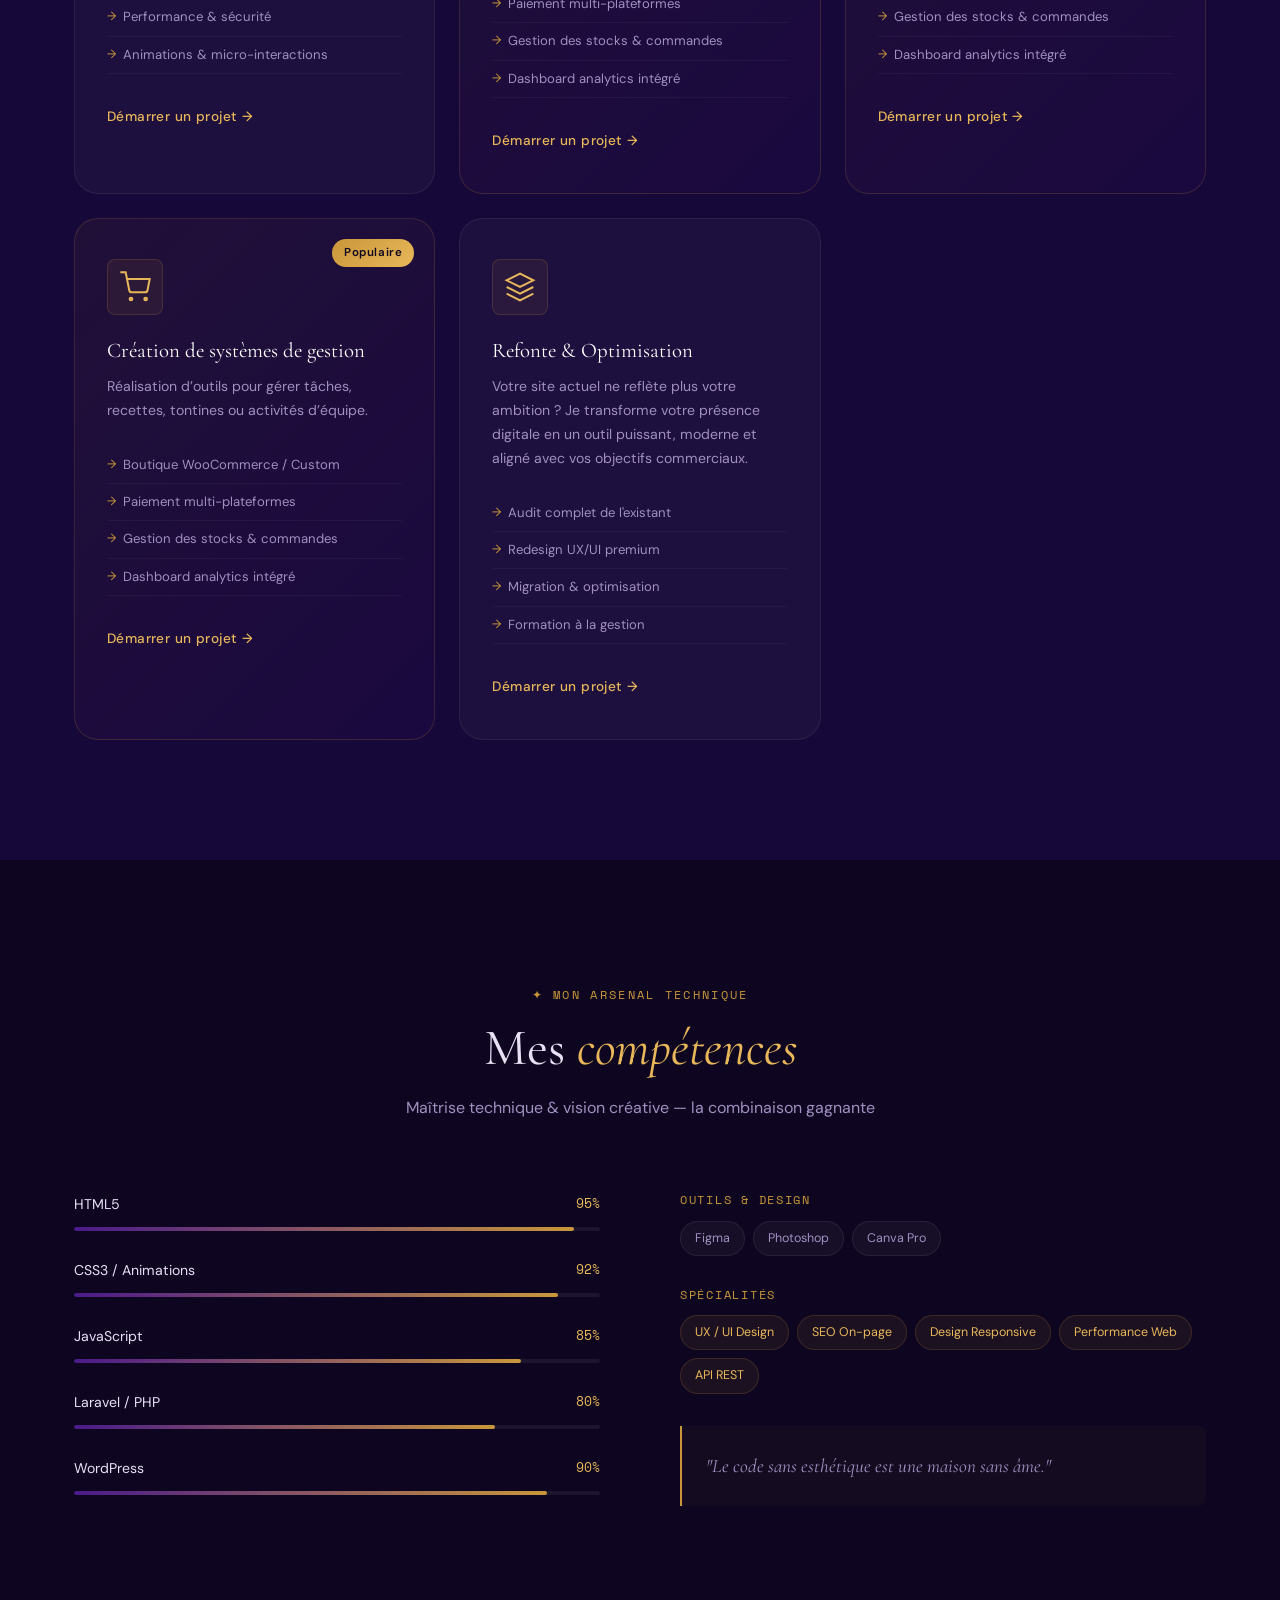
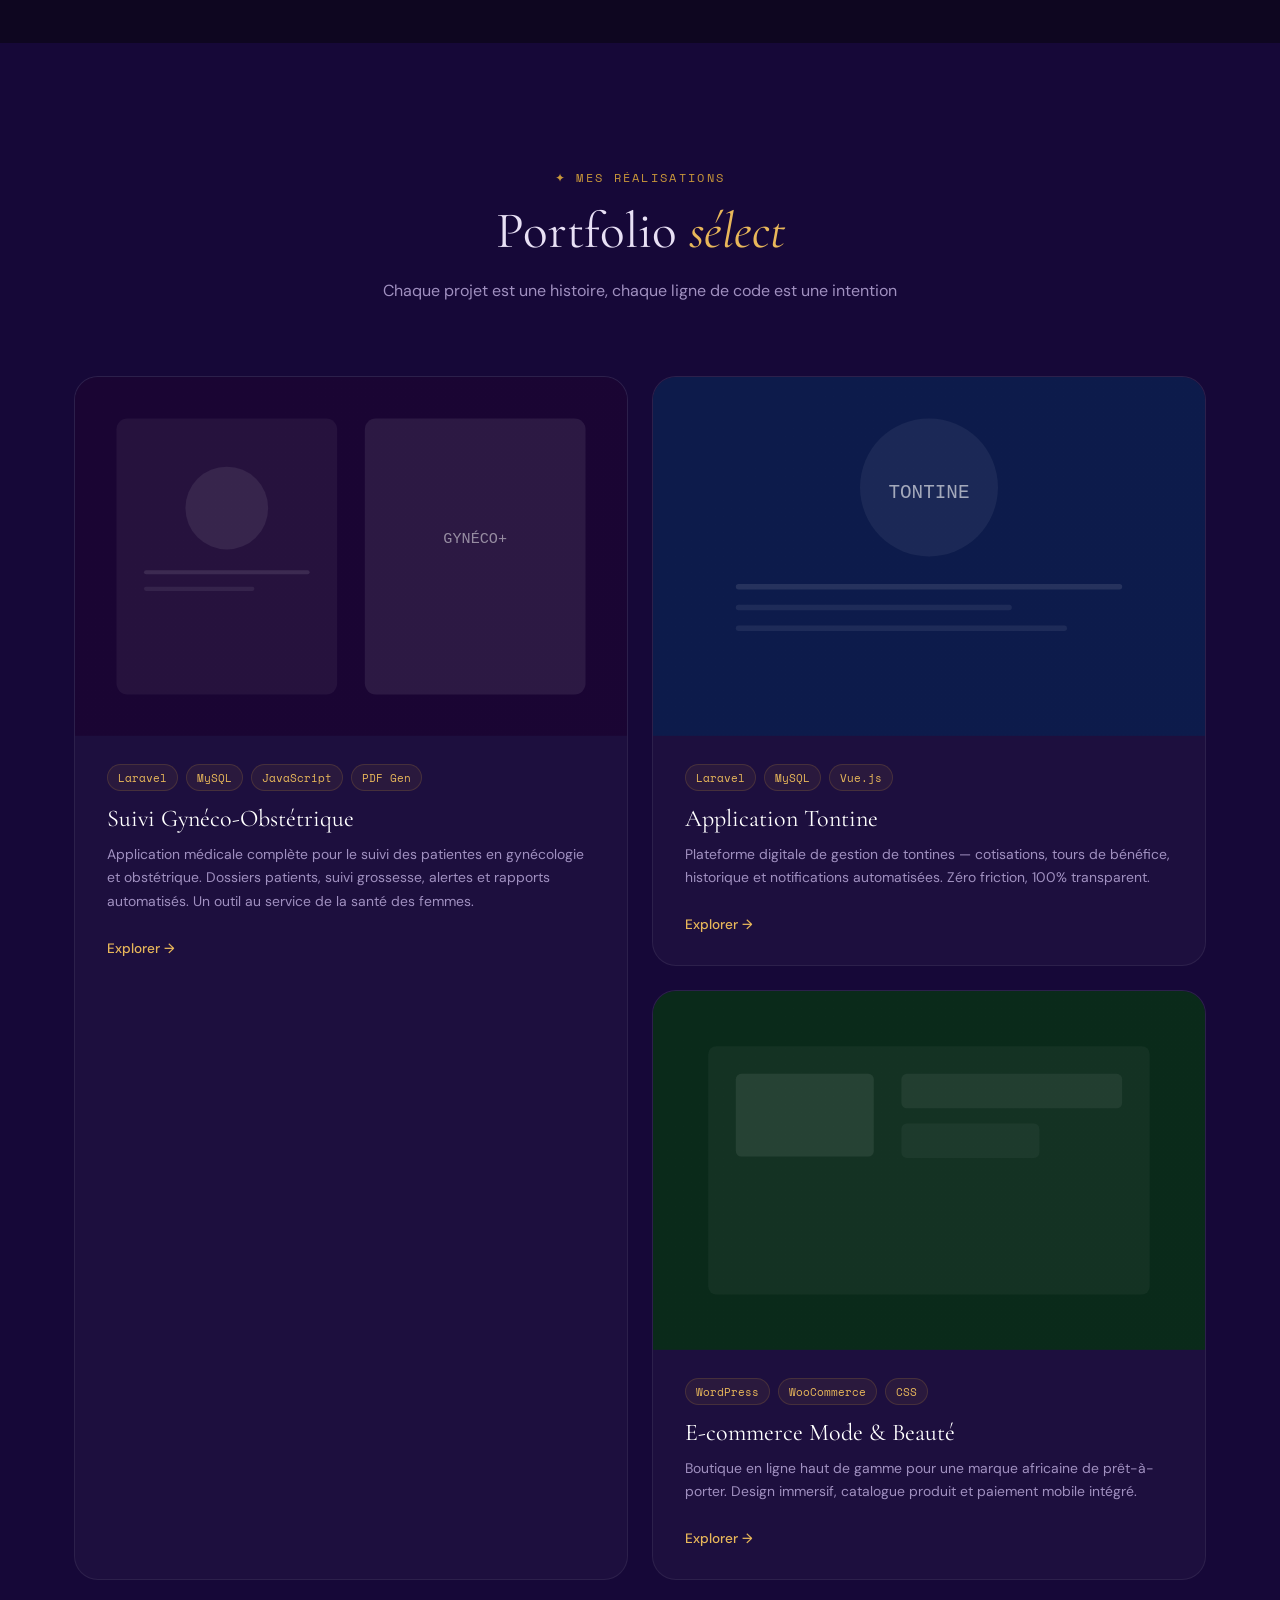
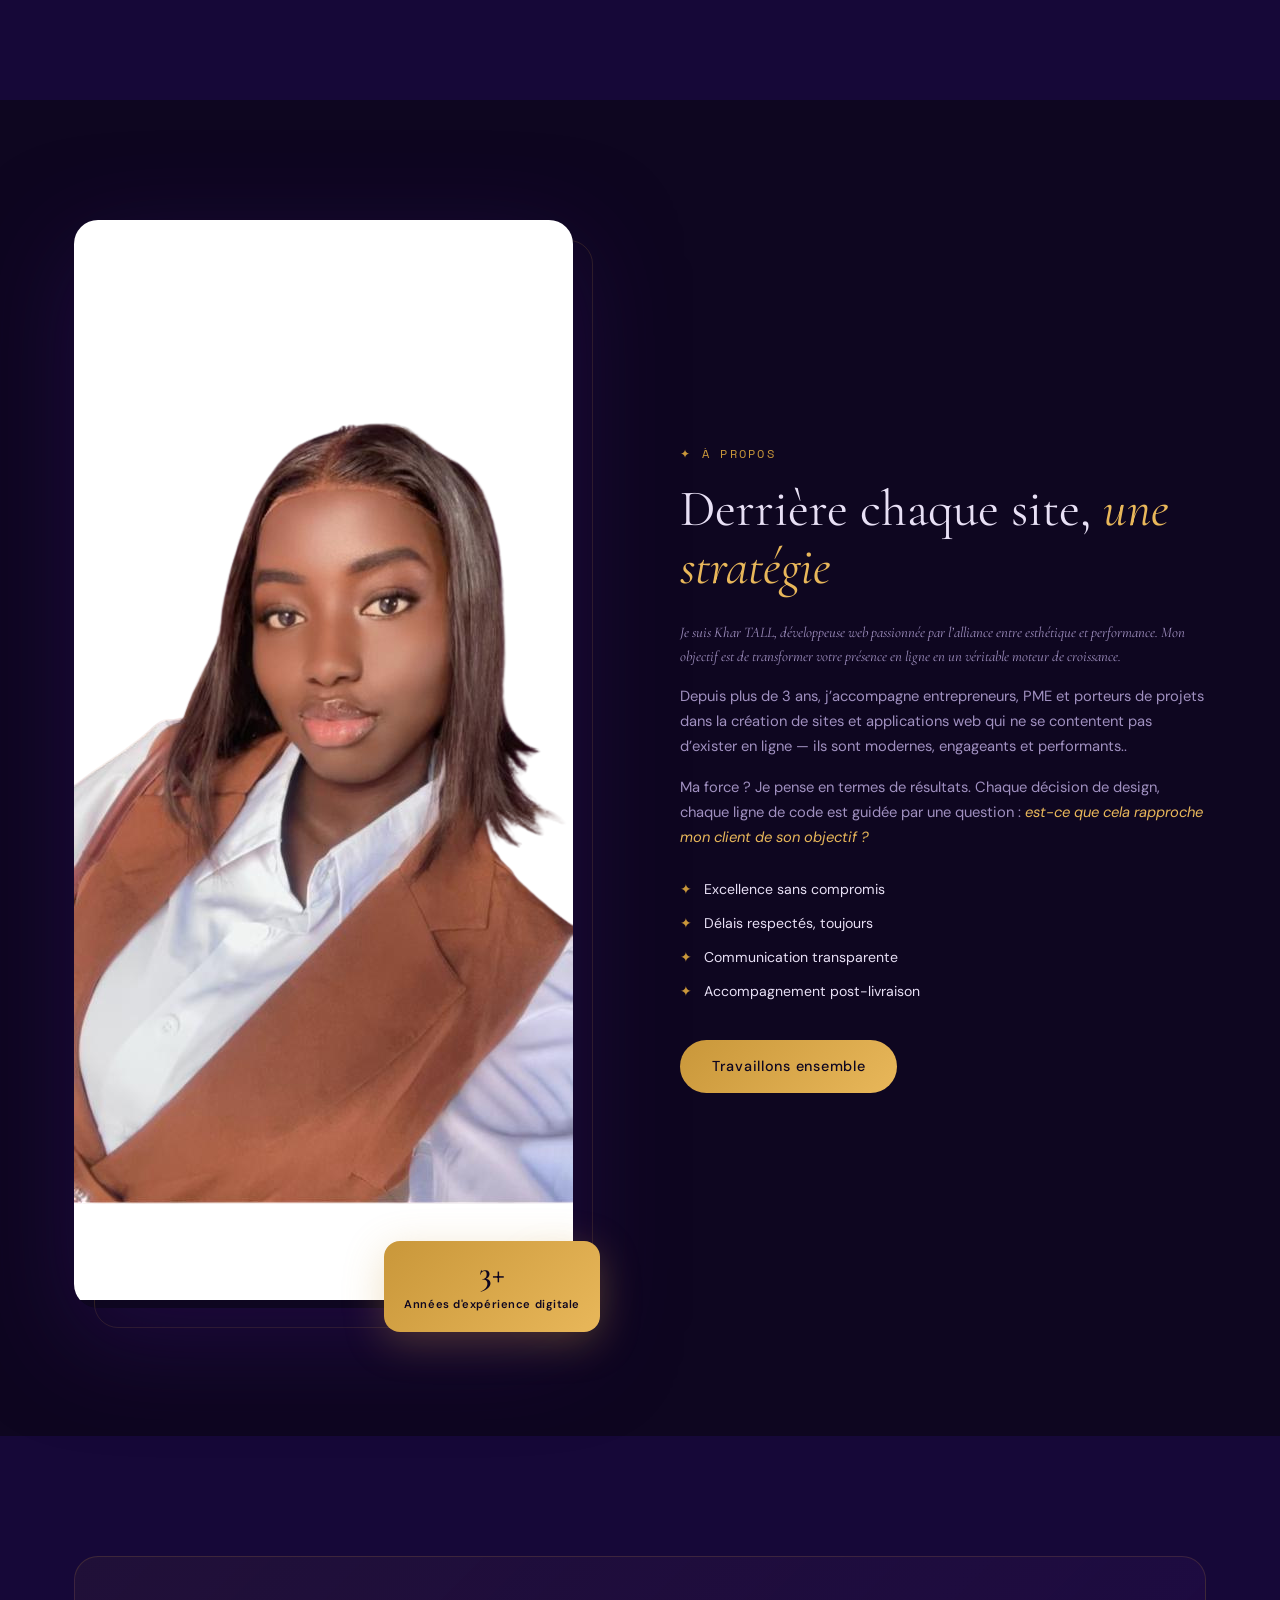
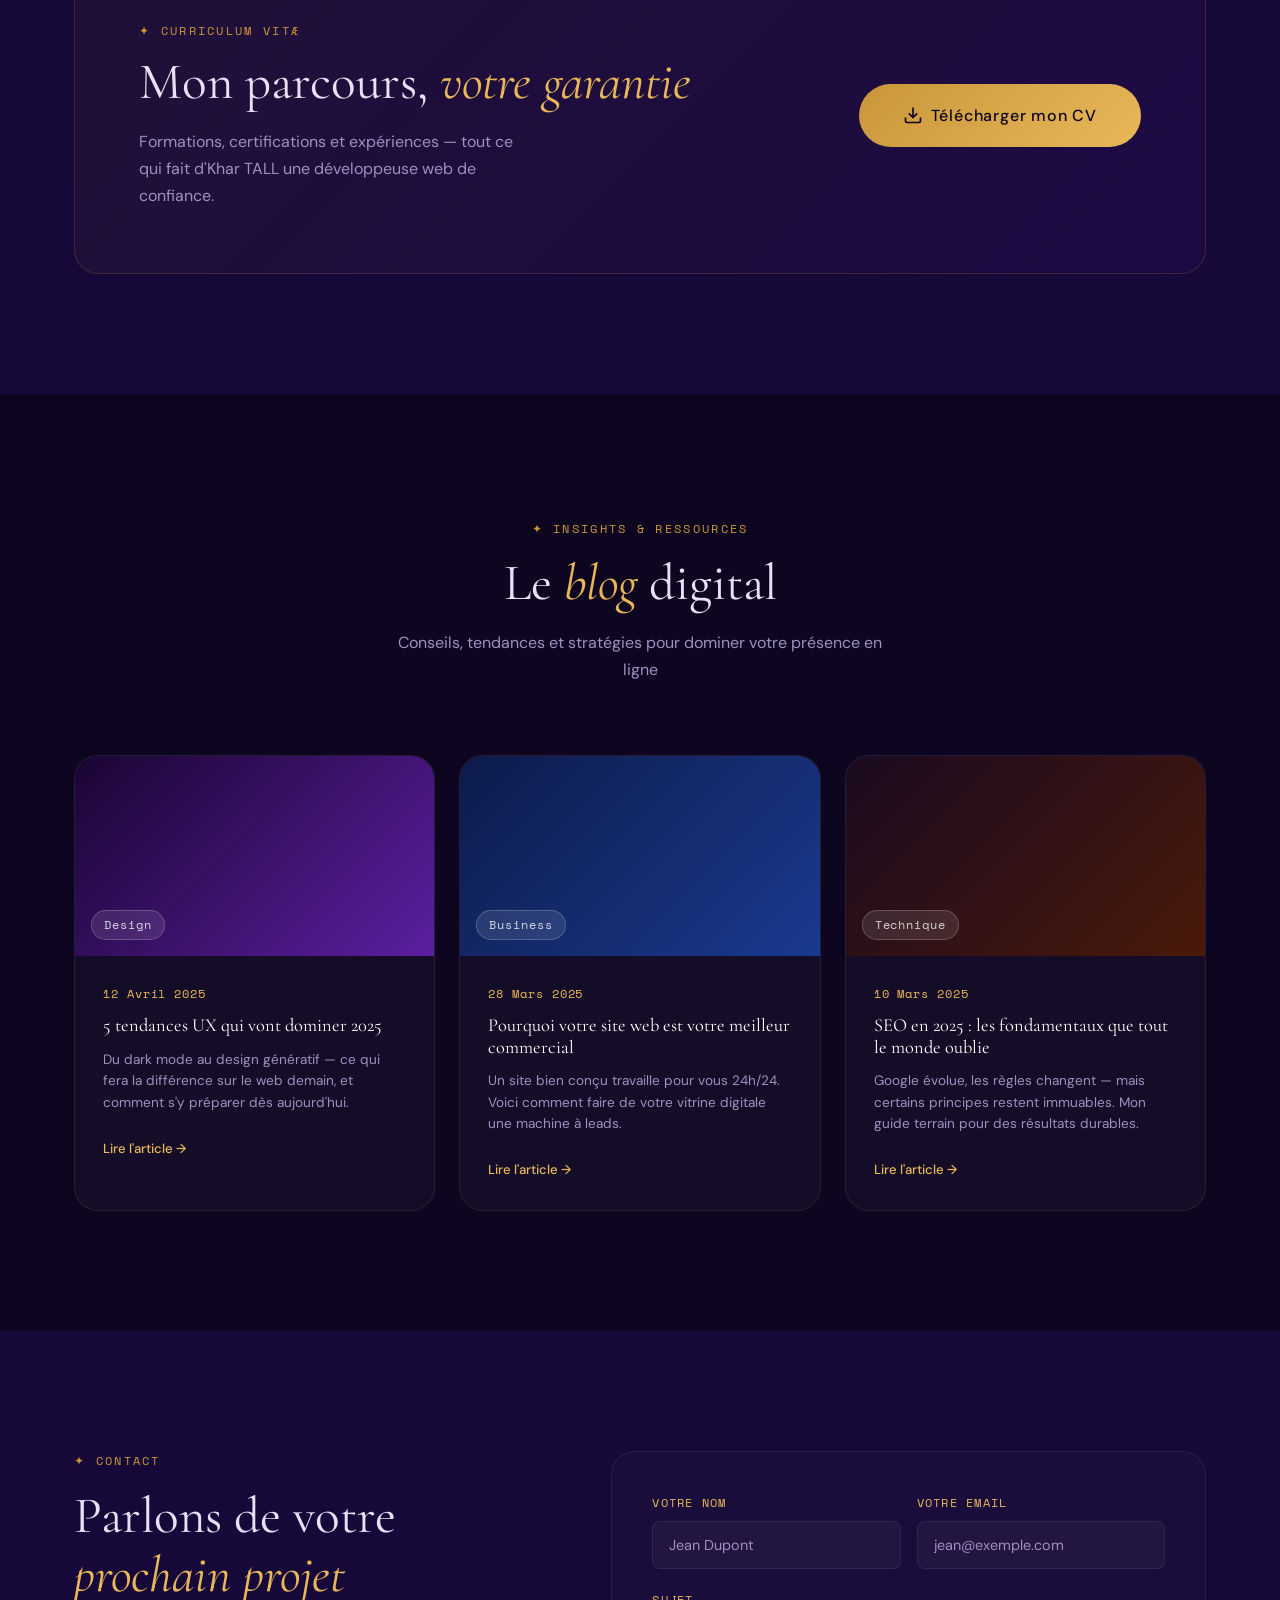
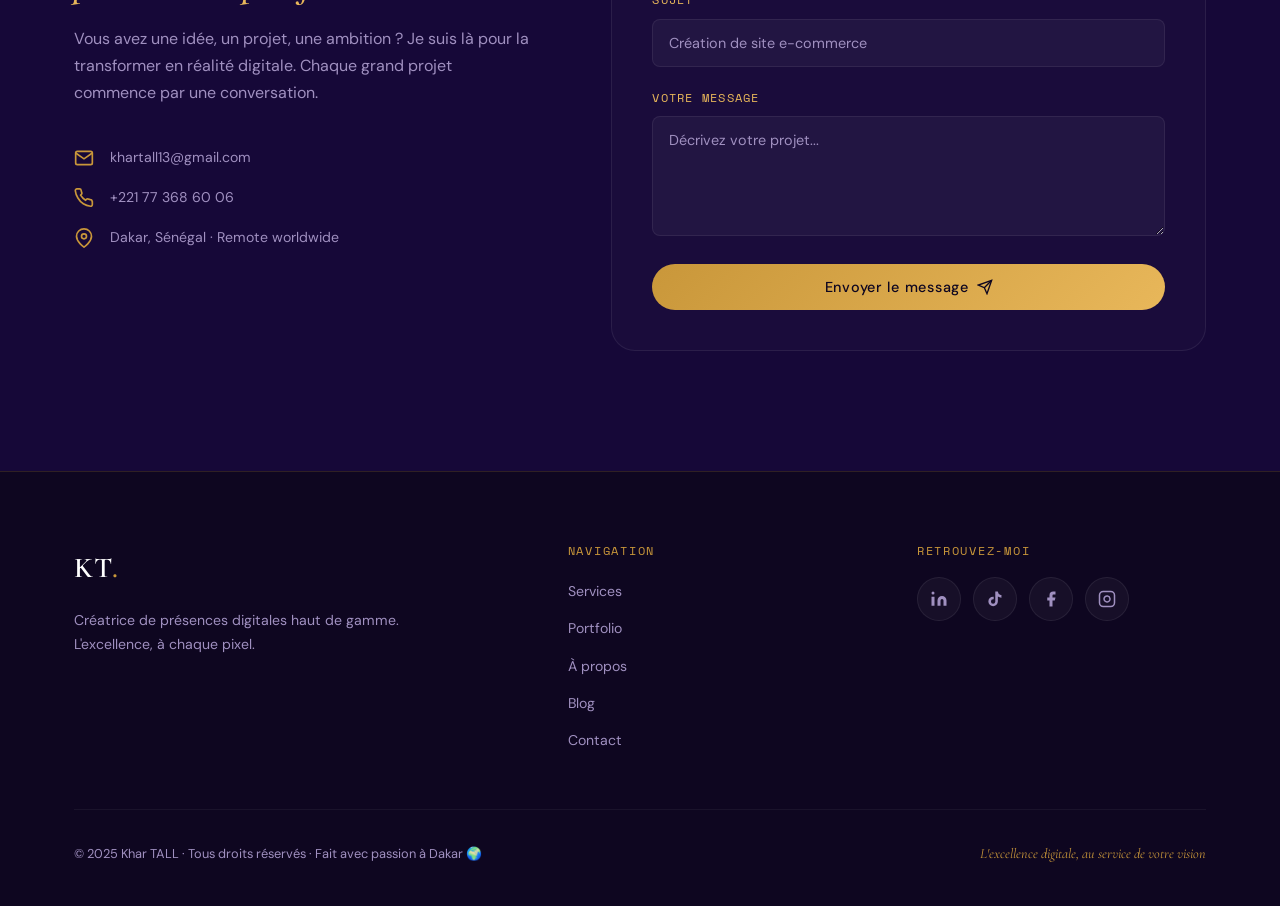
<file: HTML/portfolio.html>
<!DOCTYPE html>
<html lang="fr">
<head>
  <meta charset="UTF-8" />
  <meta name="viewport" content="width=device-width, initial-scale=1.0" />
  <title>Khar TALL  — Développeuse Web </title>
  <link rel="preconnect" href="https://fonts.googleapis.com" />
  <link rel="preconnect" href="https://fonts.gstatic.com" crossorigin />
  <link href="https://fonts.googleapis.com/css2?family=Cormorant+Garamond:ital,wght@0,300;0,400;0,600;1,300;1,400&family=DM+Sans:wght@300;400;500&family=Space+Mono&display=swap" rel="stylesheet" />
  <link rel="stylesheet" href="../CSS/portfolio.css" />
</head>
<body>

  <!-- ===== LOADER ===== -->
  <div id="loader">
    <div class="loader-inner">
      <span class="loader-name">KT</span>
      <div class="loader-bar"><div class="loader-progress"></div></div>
    </div>
  </div>

  <!-- ===== FLOATING CONTACT BTN ===== -->
  <a href="#contact" class="float-cta" aria-label="Me contacter">
    <svg width="20" height="20" viewBox="0 0 24 24" fill="none" stroke="currentColor" stroke-width="2"><path d="M4 4h16c1.1 0 2 .9 2 2v12c0 1.1-.9 2-2 2H4c-1.1 0-2-.9-2-2V6c0-1.1.9-2 2-2z"/><polyline points="22,6 12,13 2,6"/></svg>
    <span>Me contacter</span>
  </a>

  <!-- ===== NAV ===== -->
  <nav id="navbar">
    <div class="nav-inner">
      <a class="logo" href="#">KT<span class="logo-dot">.</span></a>
      <ul class="nav-links">
        <li><a href="#services">Services</a></li>
        <li><a href="#skills">Compétences</a></li>
        <li><a href="#portfolio">Portfolio</a></li>
        <li><a href="#about">À propos</a></li>
        <li><a href="#blog">Blog</a></li>
        <li><a href="#contact" class="nav-cta">Contact</a></li>
      </ul>
      <button class="burger" id="burgerBtn" aria-label="Menu">
        <span></span><span></span><span></span>
      </button>
    </div>
    <div class="mobile-menu" id="mobileMenu">
      <ul>
        <li><a href="#services">Services</a></li>
        <li><a href="#skills">Compétences</a></li>
        <li><a href="#portfolio">Portfolio</a></li>
        <li><a href="#about">À propos</a></li>
        <li><a href="#blog">Blog</a></li>
        <li><a href="#contact">Contact</a></li>
      </ul>
    </div>
  </nav>

  <!-- ===== HERO ===== -->
  <section id="hero">
    <div class="hero-bg">
      <div class="orb orb-1"></div>
      <div class="orb orb-2"></div>
      <div class="grid-overlay"></div>
    </div>
    <div class="hero-content">
      <div class="hero-badge reveal">Disponible pour de nouveaux projets ✦</div>
      <h1 class="hero-title reveal">
        <span class="line-1">KHAR</span>
        <span class="line-2"><em>TALL</em></span>
        <span class="line-3"><em>Développeuse Web</em></span>
      </h1>
      <p class="hero-slogan reveal">L'excellence digitale, <span class="gold">au service de votre vision</span></p>
      <p class="hero-sub reveal">Développeuse web passionnée, ambitieuse et orientée solutions innovantes. </p>
      <div class="hero-btns reveal">
        <a href="#portfolio" class="btn btn-primary">Voir mes projets</a>
        <a href="#contact" class="btn btn-outline">Me contacter</a>
      </div>
    </div>
    <div class="hero-photo reveal">
      <div class="photo-frame">
        <div class="photo-placeholder">
           <img src="../Image/ma-photo.png" alt="Ma photo de profil" width="100%" height="100%"/>
         <!-- <svg viewBox="0 0 200 240" fill="none" xmlns="http://www.w3.org/2000/svg">
            <rect width="200" height="240" rx="12" fill="url(#photoGrad)"/>
            <circle cx="100" cy="90" r="42" fill="rgba(255,255,255,0.15)"/>
            <ellipse cx="100" cy="195" rx="65" ry="45" fill="rgba(255,255,255,0.08)"/>
            <defs>
              <linearGradient id="photoGrad" x1="0" y1="0" x2="200" y2="240" gradientUnits="userSpaceOnUse">
                <stop stop-color="#1a0533"/>
                <stop offset="1" stop-color="#2d0a5e"/>
              </linearGradient>
            </defs>
          </svg>-->
          <div class="photo-label"></div>
        </div>
        <div class="photo-deco"></div>
      </div>
      <div class="hero-stats">
        <div class="stat"><span class="stat-num">50+</span><span class="stat-label">Projets livrés</span></div>
        <div class="stat"><span class="stat-num">5★</span><span class="stat-label">Satisfaction clients</span></div>
        <div class="stat"><span class="stat-num">3+</span><span class="stat-label">Ans d'expertise</span></div>
      </div>
    </div>
    <div class="scroll-hint">
      <span>Découvrir</span>
      <div class="scroll-arrow"></div>
    </div>
  </section>

  <!-- ===== SERVICES ===== -->
  <section id="services">
    <div class="container">
      <div class="section-header reveal">
        <span class="section-tag">✦ Ce que je fais</span>
        <h2>Mes <em>services</em></h2>
        <p>Des solutions digitales sur-mesure, pensées pour votre croissance</p>
      </div>
      <div class="services-grid">

        <div class="service-card reveal">
          <div class="service-icon">
            <svg width="32" height="32" viewBox="0 0 24 24" fill="none" stroke="currentColor" stroke-width="1.5"><rect x="3" y="3" width="18" height="18" rx="2"/><path d="M3 9h18M9 21V9"/></svg>
          </div>
          <h3>Site Vitrine Premium</h3>
          <p>Une vitrine digitale qui incarne l'âme de votre marque. Design unique, expérience mémorable, et une architecture pensée pour convertir vos visiteurs en clients fidèles.</p>
          <ul class="service-features">
            <li>Design sur-mesure & responsive</li>
            <li>Optimisation SEO avancée</li>
            <li>Performance & sécurité</li>
            <li>Animations & micro-interactions</li>
          </ul>
          <a href="#contact" class="service-link">Démarrer un projet →</a>
        </div>

        <div class="service-card reveal featured">
          <div class="service-badge">Populaire</div>
          <div class="service-icon">
            <svg width="32" height="32" viewBox="0 0 24 24" fill="none" stroke="currentColor" stroke-width="1.5"><circle cx="9" cy="21" r="1"/><circle cx="20" cy="21" r="1"/><path d="M1 1h4l2.68 13.39a2 2 0 0 0 2 1.61h9.72a2 2 0 0 0 2-1.61L23 6H6"/></svg>
          </div>
          <h3>E-commerce Haute Performance</h3>
          <p>Votre boutique en ligne, conçue pour vendre 24h/24. Interface intuitive, tunnel d'achat optimisé et intégrations paiement sécurisées pour maximiser votre chiffre d'affaires.</p>
          <ul class="service-features">
            <li>Boutique WooCommerce / Custom</li>
            <li>Paiement multi-plateformes</li>
            <li>Gestion des stocks & commandes</li>
            <li>Dashboard analytics intégré</li>
          </ul>
          <a href="#contact" class="service-link">Démarrer un projet →</a>
        </div>

        <div class="service-card reveal featured">
          <div class="service-badge">Populaire</div>
          <div class="service-icon">
            <svg width="32" height="32" viewBox="0 0 24 24" fill="none" stroke="currentColor" stroke-width="1.5"><circle cx="9" cy="21" r="1"/><circle cx="20" cy="21" r="1"/><path d="M1 1h4l2.68 13.39a2 2 0 0 0 2 1.61h9.72a2 2 0 0 0 2-1.61L23 6H6"/></svg>
          </div>
          <h3>Développement d'Applications Web Laravel</h3>
          <p>Conception de plateformes dynamiques avec gestion d’utilisateurs, formulaires et bases de données.</p>
          <ul class="service-features">
            <li>Boutique WooCommerce / Custom</li>
            <li>Paiement multi-plateformes</li>
            <li>Gestion des stocks & commandes</li>
            <li>Dashboard analytics intégré</li>
          </ul>
          <a href="#contact" class="service-link">Démarrer un projet →</a>
        </div>

        <div class="service-card reveal featured">
          <div class="service-badge">Populaire</div>
          <div class="service-icon">
            <svg width="32" height="32" viewBox="0 0 24 24" fill="none" stroke="currentColor" stroke-width="1.5"><circle cx="9" cy="21" r="1"/><circle cx="20" cy="21" r="1"/><path d="M1 1h4l2.68 13.39a2 2 0 0 0 2 1.61h9.72a2 2 0 0 0 2-1.61L23 6H6"/></svg>
          </div>
          <h3>Création de systèmes de gestion</h3>
          <p>Réalisation d’outils pour gérer tâches, recettes, tontines ou activités d’équipe.</p>
          <ul class="service-features">
            <li>Boutique WooCommerce / Custom</li>
            <li>Paiement multi-plateformes</li>
            <li>Gestion des stocks & commandes</li>
            <li>Dashboard analytics intégré</li>
          </ul>
          <a href="#contact" class="service-link">Démarrer un projet →</a>
        </div>

        <div class="service-card reveal">
          <div class="service-icon">
            <svg width="32" height="32" viewBox="0 0 24 24" fill="none" stroke="currentColor" stroke-width="1.5"><path d="M12 2L2 7l10 5 10-5-10-5zM2 17l10 5 10-5M2 12l10 5 10-5"/></svg>
          </div>
          <h3>Refonte & Optimisation</h3>
          <p>Votre site actuel ne reflète plus votre ambition ? Je transforme votre présence digitale en un outil puissant, moderne et aligné avec vos objectifs commerciaux.</p>
          <ul class="service-features">
            <li>Audit complet de l'existant</li>
            <li>Redesign UX/UI premium</li>
            <li>Migration & optimisation</li>
            <li>Formation à la gestion</li>
          </ul>
          <a href="#contact" class="service-link">Démarrer un projet →</a>
        </div>

      </div>
    </div>
  </section>

  <!-- ===== SKILLS ===== -->
  <section id="skills">
    <div class="container">
      <div class="section-header reveal">
        <span class="section-tag">✦ Mon arsenal technique</span>
        <h2>Mes <em>compétences</em></h2>
        <p>Maîtrise technique & vision créative — la combinaison gagnante</p>
      </div>
      <div class="skills-layout">
        <div class="skills-bars reveal">
          <div class="skill-item">
            <div class="skill-top"><span>HTML5</span><span class="skill-pct">95%</span></div>
            <div class="skill-bar"><div class="skill-fill" data-pct="95"></div></div>
          </div>
          <div class="skill-item">
            <div class="skill-top"><span>CSS3 / Animations</span><span class="skill-pct">92%</span></div>
            <div class="skill-bar"><div class="skill-fill" data-pct="92"></div></div>
          </div>
          <div class="skill-item">
            <div class="skill-top"><span>JavaScript</span><span class="skill-pct">85%</span></div>
            <div class="skill-bar"><div class="skill-fill" data-pct="85"></div></div>
          </div>
          <div class="skill-item">
            <div class="skill-top"><span>Laravel / PHP</span><span class="skill-pct">80%</span></div>
            <div class="skill-bar"><div class="skill-fill" data-pct="80"></div></div>
          </div>
          <div class="skill-item">
            <div class="skill-top"><span>WordPress</span><span class="skill-pct">90%</span></div>
            <div class="skill-bar"><div class="skill-fill" data-pct="90"></div></div>
          </div>
        </div>
        <div class="skills-badges reveal">
          <div class="badge-group">
            <h4>Outils & Design</h4>
            <div class="badges">
              <span class="badge">Figma</span>
              <span class="badge">Photoshop</span>
              <span class="badge">Canva Pro</span>
            </div>
          </div>
          <div class="badge-group">
            <h4>Spécialités</h4>
            <div class="badges">
              <span class="badge gold-badge">UX / UI Design</span>
              <span class="badge gold-badge">SEO On-page</span>
              <span class="badge gold-badge">Design Responsive</span>
              <span class="badge gold-badge">Performance Web</span>
              <span class="badge gold-badge">API REST</span>
            </div>
          </div>
          <div class="skills-quote">
            <blockquote>"Le code sans esthétique est une maison sans âme."</blockquote>
          </div>
        </div>
      </div>
    </div>
  </section>

  <!-- ===== PORTFOLIO ===== -->
  <section id="portfolio">
    <div class="container">
      <div class="section-header reveal">
        <span class="section-tag">✦ Mes réalisations</span>
        <h2>Portfolio <em>sélect</em></h2>
        <p>Chaque projet est une histoire, chaque ligne de code est une intention</p>
      </div>
      <div class="portfolio-grid">

        <div class="project-card reveal">
          <div class="project-img">
            <div class="project-placeholder p1">
              <svg viewBox="0 0 400 260" fill="none" xmlns="http://www.w3.org/2000/svg">
                <rect width="400" height="260" fill="url(#pg1)"/>
                <circle cx="200" cy="80" r="50" fill="rgba(255,255,255,0.06)"/>
                <rect x="60" y="150" width="280" height="4" rx="2" fill="rgba(255,255,255,0.1)"/>
                <rect x="60" y="165" width="200" height="4" rx="2" fill="rgba(255,255,255,0.07)"/>
                <rect x="60" y="180" width="240" height="4" rx="2" fill="rgba(255,255,255,0.07)"/>
                <text x="200" y="88" text-anchor="middle" fill="rgba(255,255,255,0.6)" font-size="14" font-family="monospace">TONTINE</text>
                <defs><linearGradient id="pg1" x1="0" y1="0" x2="400" y2="260"><stop stop-color="#0d1b4b"/><stop offset="1" stop-color="#1a3a8f"/></linearGradient></defs>
              </svg>
            </div>
            <div class="project-overlay">
              <a href="#" class="btn btn-outline-sm">Voir le projet →</a>
            </div>
          </div>
          <div class="project-info">
            <div class="project-tags">
              <span>Laravel</span><span>MySQL</span><span>Vue.js</span>
            </div>
            <h3>Application Tontine</h3>
            <p>Plateforme digitale de gestion de tontines — cotisations, tours de bénéfice, historique et notifications automatisées. Zéro friction, 100% transparent.</p>
            <a href="#" class="project-more">Explorer →</a>
          </div>
        </div>

        <div class="project-card reveal large">
          <div class="project-img">
            <div class="project-placeholder p2">
              <svg viewBox="0 0 400 260" fill="none" xmlns="http://www.w3.org/2000/svg">
                <rect width="400" height="260" fill="url(#pg2)"/>
                <rect x="30" y="30" width="160" height="200" rx="8" fill="rgba(255,255,255,0.05)"/>
                <circle cx="110" cy="95" r="30" fill="rgba(255,255,255,0.08)"/>
                <rect x="50" y="140" width="120" height="3" rx="1.5" fill="rgba(255,255,255,0.1)"/>
                <rect x="50" y="152" width="80" height="3" rx="1.5" fill="rgba(255,255,255,0.07)"/>
                <rect x="210" y="30" width="160" height="200" rx="8" fill="rgba(255,255,255,0.08)"/>
                <text x="290" y="120" text-anchor="middle" fill="rgba(255,255,255,0.5)" font-size="11" font-family="monospace">GYNÉCO+</text>
                <defs><linearGradient id="pg2" x1="0" y1="0" x2="400" y2="260"><stop stop-color="#1a0533"/><stop offset="1" stop-color="#5b0f8e"/></linearGradient></defs>
              </svg>
            </div>
            <div class="project-overlay">
              <a href="#" class="btn btn-outline-sm">Voir le projet →</a>
            </div>
          </div>
          <div class="project-info">
            <div class="project-tags">
              <span>Laravel</span><span>MySQL</span><span>JavaScript</span><span>PDF Gen</span>
            </div>
            <h3>Suivi Gynéco-Obstétrique</h3>
            <p>Application médicale complète pour le suivi des patientes en gynécologie et obstétrique. Dossiers patients, suivi grossesse, alertes et rapports automatisés. Un outil au service de la santé des femmes.</p>
            <a href="#" class="project-more">Explorer →</a>
          </div>
        </div>

        <div class="project-card reveal">
          <div class="project-img">
            <div class="project-placeholder p3">
              <svg viewBox="0 0 400 260" fill="none" xmlns="http://www.w3.org/2000/svg">
                <rect width="400" height="260" fill="url(#pg3)"/>
                <rect x="40" y="40" width="320" height="180" rx="6" fill="rgba(255,255,255,0.04)"/>
                <rect x="60" y="60" width="100" height="60" rx="4" fill="rgba(255,255,255,0.08)"/>
                <rect x="180" y="60" width="160" height="25" rx="4" fill="rgba(255,255,255,0.06)"/>
                <rect x="180" y="96" width="100" height="25" rx="4" fill="rgba(255,255,255,0.04)"/>
                <defs><linearGradient id="pg3" x1="0" y1="0" x2="400" y2="260"><stop stop-color="#0a2a1a"/><stop offset="1" stop-color="#1a5c3a"/></linearGradient></defs>
              </svg>
            </div>
            <div class="project-overlay">
              <a href="#" class="btn btn-outline-sm">Voir le projet →</a>
            </div>
          </div>
          <div class="project-info">
            <div class="project-tags">
              <span>WordPress</span><span>WooCommerce</span><span>CSS</span>
            </div>
            <h3>E-commerce Mode & Beauté</h3>
            <p>Boutique en ligne haut de gamme pour une marque africaine de prêt-à-porter. Design immersif, catalogue produit et paiement mobile intégré.</p>
            <a href="#" class="project-more">Explorer →</a>
          </div>
        </div>

      </div>
    </div>
  </section>

  <!-- ===== ABOUT ===== -->
  <section id="about">
    <div class="container">
      <div class="about-layout">
        <div class="about-visual reveal">
          <div class="about-img-wrap">
            <div class="about-placeholder">
              <img src="../Image/ma-photo.png" alt="Ma photo de profil" width="100%" height="100%"/>
              <!--<svg viewBox="0 0 320 400" fill="none" xmlns="http://www.w3.org/2000/svg">
                <rect width="320" height="400" rx="16" fill="url(#aboutGrad)"/>
                <circle cx="160" cy="155" r="70" fill="rgba(255,255,255,0.08)"/>
                <ellipse cx="160" cy="330" rx="110" ry="80" fill="rgba(255,255,255,0.05)"/>
                <text x="160" y="165" text-anchor="middle" fill="rgba(255,255,255,0.3)" font-size="13" font-family="serif" font-style="italic">Votre Photo</text>
                <defs><linearGradient id="aboutGrad" x1="0" y1="0" x2="320" y2="400"><stop stop-color="#120330"/><stop offset="1" stop-color="#2a0e5c"/></linearGradient></defs>
              </svg>-->
            </div>
            <div class="about-deco-1"></div>
            <div class="about-deco-2"></div>
          </div>
          <div class="about-exp-badge">
            <span class="exp-num">3+</span>
            <span class="exp-text">Années d'expérience digitale</span>
          </div>
        </div>
        <div class="about-text reveal">
          <span class="section-tag">✦ À propos</span>
          <h2>Derrière chaque site, <em>une stratégie</em></h2>
          <p class="about-lead">Je suis Khar TALL, développeuse web passionnée par l’alliance entre esthétique et performance. Mon objectif est de transformer votre présence en ligne en un véritable moteur de croissance.</p>

<p>Depuis plus de 3 ans, j’accompagne entrepreneurs, PME et porteurs de projets dans la création de sites et applications web qui ne se contentent pas d’exister en ligne — ils sont modernes, engageants et performants.</strong>.</p>
          <p>Ma force ? Je pense en termes de résultats. Chaque décision de design, chaque ligne de code est guidée par une question : <em>est-ce que cela rapproche mon client de son objectif ?</em></p>
          <div class="about-values">
            <div class="value"><span>✦</span> Excellence sans compromis</div>
            <div class="value"><span>✦</span> Délais respectés, toujours</div>
            <div class="value"><span>✦</span> Communication transparente</div>
            <div class="value"><span>✦</span> Accompagnement post-livraison</div>
          </div>
          <a href="#contact" class="btn btn-primary">Travaillons ensemble</a>
        </div>
      </div>
    </div>
  </section>

  <!-- ===== CV ===== -->
  <section id="cv">
    <div class="container">
      <div class="cv-block reveal">
        <div class="cv-left">
          <span class="section-tag">✦ Curriculum Vitæ</span>
          <h2>Mon parcours, <em>votre garantie</em></h2>
          <p>Formations, certifications et expériences — tout ce qui fait d'Khar TALL une développeuse web de confiance.</p>
        </div>
        <div class="cv-right">
          <a href="../CV/KHAR_TALL_CV.zip" class="btn btn-primary btn-large" download>
            <svg width="20" height="20" viewBox="0 0 24 24" fill="none" stroke="currentColor" stroke-width="2"><path d="M21 15v4a2 2 0 0 1-2 2H5a2 2 0 0 1-2-2v-4"/><polyline points="7 10 12 15 17 10"/><line x1="12" y1="15" x2="12" y2="3"/></svg>
            Télécharger mon CV
          </a>
        </div>
      </div>
    </div>
  </section>

  <!-- ===== BLOG ===== -->
  <section id="blog">
    <div class="container">
      <div class="section-header reveal">
        <span class="section-tag">✦ Insights & Ressources</span>
        <h2>Le <em>blog</em> digital</h2>
        <p>Conseils, tendances et stratégies pour dominer votre présence en ligne</p>
      </div>
      <div class="blog-grid">

        <article class="blog-card reveal">
          <div class="blog-img blog-img-1">
            <span class="blog-cat">Design</span>
          </div>
          <div class="blog-body">
            <span class="blog-date">12 Avril 2025</span>
            <h3>5 tendances UX qui vont dominer 2025</h3>
            <p>Du dark mode au design génératif — ce qui fera la différence sur le web demain, et comment s'y préparer dès aujourd'hui.</p>
            <a href="#" class="blog-link">Lire l'article →</a>
          </div>
        </article>

        <article class="blog-card reveal">
          <div class="blog-img blog-img-2">
            <span class="blog-cat">Business</span>
          </div>
          <div class="blog-body">
            <span class="blog-date">28 Mars 2025</span>
            <h3>Pourquoi votre site web est votre meilleur commercial</h3>
            <p>Un site bien conçu travaille pour vous 24h/24. Voici comment faire de votre vitrine digitale une machine à leads.</p>
            <a href="#" class="blog-link">Lire l'article →</a>
          </div>
        </article>

        <article class="blog-card reveal">
          <div class="blog-img blog-img-3">
            <span class="blog-cat">Technique</span>
          </div>
          <div class="blog-body">
            <span class="blog-date">10 Mars 2025</span>
            <h3>SEO en 2025 : les fondamentaux que tout le monde oublie</h3>
            <p>Google évolue, les règles changent — mais certains principes restent immuables. Mon guide terrain pour des résultats durables.</p>
            <a href="#" class="blog-link">Lire l'article →</a>
          </div>
        </article>

      </div>
    </div>
  </section>

  <!-- ===== CONTACT ===== -->
  <section id="contact">
    <div class="container">
      <div class="contact-layout">
        <div class="contact-left reveal">
          <span class="section-tag">✦ Contact</span>
          <h2>Parlons de votre <em>prochain projet</em></h2>
          <p>Vous avez une idée, un projet, une ambition ? Je suis là pour la transformer en réalité digitale. Chaque grand projet commence par une conversation.</p>
          <div class="contact-infos">
            <div class="contact-info-item">
              <svg width="20" height="20" viewBox="0 0 24 24" fill="none" stroke="currentColor" stroke-width="2"><path d="M4 4h16c1.1 0 2 .9 2 2v12c0 1.1-.9 2-2 2H4c-1.1 0-2-.9-2-2V6c0-1.1.9-2 2-2z"/><polyline points="22,6 12,13 2,6"/></svg>
              <span>khartall13@gmail.com</span>
            </div>
            <div class="contact-info-item">
              <svg width="20" height="20" viewBox="0 0 24 24" fill="none" stroke="currentColor" stroke-width="2"><path d="M22 16.92v3a2 2 0 0 1-2.18 2 19.79 19.79 0 0 1-8.63-3.07A19.5 19.5 0 0 1 4.69 12 19.79 19.79 0 0 1 1.62 3.36 2 2 0 0 1 3.6 1h3a2 2 0 0 1 2 1.72c.127.96.361 1.903.7 2.81a2 2 0 0 1-.45 2.11L7.91 8.6a16 16 0 0 0 6 6l.96-.96a2 2 0 0 1 2.11-.45c.907.339 1.85.573 2.81.7A2 2 0 0 1 21.72 16l.2.92z"/></svg>
              <span>+221 77 368 60 06</span>
            </div>
            <div class="contact-info-item">
              <svg width="20" height="20" viewBox="0 0 24 24" fill="none" stroke="currentColor" stroke-width="2"><path d="M21 10c0 7-9 13-9 13s-9-6-9-13a9 9 0 0 1 18 0z"/><circle cx="12" cy="10" r="3"/></svg>
              <span>Dakar, Sénégal · Remote worldwide</span>
            </div>
          </div>
        </div>
        <div class="contact-right reveal">
          <form class="contact-form" id="contactForm">
            <div class="form-row">
              <div class="form-group">
                <label>Votre nom</label>
                <input type="text" placeholder="Jean Dupont"  required />
              </div>
              <div class="form-group">
                <label>Votre email</label>
                <input type="email" placeholder="jean@exemple.com"  required />
              </div>
            </div>
            <div class="form-group">
              <label>Sujet</label>
              <input type="text" placeholder="Création de site e-commerce" />
            </div>
            <div class="form-group">
              <label>Votre message</label>
              <textarea rows="5" placeholder="Décrivez votre projet..."  required></textarea>
            </div>
            <button type="submit" class="btn btn-primary btn-full">
              Envoyer le message
              <svg width="16" height="16" viewBox="0 0 24 24" fill="none" stroke="currentColor" stroke-width="2"><line x1="22" y1="2" x2="11" y2="13"/><polygon points="22 2 15 22 11 13 2 9 22 2"/></svg>
            </button>
            <div class="form-success" id="formSuccess">
              ✅ Message envoyé ! Je vous réponds dans les 24h.
            </div>
          </form>
        </div>
      </div>
    </div>
  </section>

  <!-- ===== FOOTER ===== -->
  <footer id="footer">
    <div class="container">
      <div class="footer-top">
        <div class="footer-brand">
          <a class="logo" href="#">KT<span class="logo-dot">.</span></a>
          <p>Créatrice de présences digitales haut de gamme.<br/>L'excellence, à chaque pixel.</p>
        </div>
        <div class="footer-nav">
          <h4>Navigation</h4>
          <ul>
            <li><a href="#services">Services</a></li>
            <li><a href="#portfolio">Portfolio</a></li>
            <li><a href="#about">À propos</a></li>
            <li><a href="#blog">Blog</a></li>
            <li><a href="#contact">Contact</a></li>
          </ul>
        </div>
        <div class="footer-social-block">
          <h4>Retrouvez-moi</h4>
          <div class="footer-socials">
            <a href="https://www.linkedin.com/in/khar-tall-53930927a" class="social-link" aria-label="LinkedIn">
              <svg viewBox="0 0 24 24" fill="currentColor"><path d="M16 8a6 6 0 0 1 6 6v7h-4v-7a2 2 0 0 0-2-2 2 2 0 0 0-2 2v7h-4v-7a6 6 0 0 1 6-6z"/><rect x="2" y="9" width="4" height="12"/><circle cx="4" cy="4" r="2"/></svg>
            </a>
            <a href="https://www.tiktok.com/@raffetglam0?_r=1&_t=ZS-95pyqD0WnC9" class="social-link" aria-label="TikTok">
              <svg viewBox="0 0 24 24" fill="currentColor"><path d="M19.59 6.69a4.83 4.83 0 0 1-3.77-4.25V2h-3.45v13.67a2.89 2.89 0 0 1-2.88 2.5 2.89 2.89 0 0 1-2.89-2.89 2.89 2.89 0 0 1 2.89-2.89c.28 0 .54.04.79.1V9.01a6.34 6.34 0 0 0-.79-.05 6.34 6.34 0 0 0-6.34 6.34 6.34 6.34 0 0 0 6.34 6.34 6.34 6.34 0 0 0 6.33-6.34V8.69a8.18 8.18 0 0 0 4.77 1.52V6.74a4.85 4.85 0 0 1-1-.05z"/></svg>
            </a>
            <a href="https://www.facebook.com/share/1EY6W2up43/?mibextid=wwXIfr" class="social-link" aria-label="Facebook">
              <svg viewBox="0 0 24 24" fill="currentColor"><path d="M18 2h-3a5 5 0 0 0-5 5v3H7v4h3v8h4v-8h3l1-4h-4V7a1 1 0 0 1 1-1h3z"/></svg>
            </a>
            <a href="https://www.instagram.com/glamraffet?igsh=MXR1OXI4NHd1ZnJrbA%3D%3D&utm_source=qr" class="social-link" aria-label="Instagram">
              <svg viewBox="0 0 24 24" fill="none" stroke="currentColor" stroke-width="2"><rect x="2" y="2" width="20" height="20" rx="5" ry="5"/><path d="M16 11.37A4 4 0 1 1 12.63 8 4 4 0 0 1 16 11.37z"/><line x1="17.5" y1="6.5" x2="17.51" y2="6.5"/></svg>
            </a>
          </div>
        </div>
      </div>
      <div class="footer-bottom">
        <p>© 2025 Khar TALL · Tous droits réservés · Fait avec passion à Dakar 🌍</p>
        <p class="footer-tagline">L'excellence digitale, au service de votre vision</p>
      </div>
    </div>
  </footer>

  <script src="../JavaScript/portfolio.js"></script>
</body>
</html>
</file>
<file: CSS/portfolio.css>
/* =============================================
   KHAR TALL — Portfolio Premium
   Style: Luxe · Tech · Féminin · Nuit Dorée
   ============================================= */

/* === RESET & VARIABLES === */
*, *::before, *::after { box-sizing: border-box; margin: 0; padding: 0; }

:root {
  --night: #0e0620;
  --deep: #160838;
  --purple: #2d0e5c;
  --purple-mid: #4a1a8a;
  --gold: #c9973a;
  --gold-light: #e8b75a;
  --gold-pale: #f5dfa0;
  --white: #ffffff;
  --off-white: #f7f4ff;
  --text: #e8e0f5;
  --text-muted: #a090c0;
  --border: rgba(201, 151, 58, 0.18);
  --card-bg: rgba(255,255,255,0.03);
  --card-border: rgba(255,255,255,0.07);
  --nav-h: 72px;
  --r-sm: 8px;
  --r-md: 16px;
  --r-lg: 24px;
  --shadow-gold: 0 0 40px rgba(201,151,58,0.15);
  --transition: all 0.4s cubic-bezier(0.4, 0, 0.2, 1);
}

html { scroll-behavior: smooth; font-size: 16px; }

body {
  font-family: 'DM Sans', sans-serif;
  background: var(--night);
  color: var(--text);
  line-height: 1.7;
  overflow-x: hidden;
}

/* === LOADER === */
#loader {
  position: fixed; inset: 0;
  background: var(--night);
  display: flex; align-items: center; justify-content: center;
  z-index: 9999;
  transition: opacity 0.6s ease, visibility 0.6s ease;
}
#loader.hidden { opacity: 0; visibility: hidden; }

.loader-inner { text-align: center; }
.loader-name {
  font-family: 'Cormorant Garamond', serif;
  font-size: 3rem;
  font-weight: 300;
  color: var(--gold);
  letter-spacing: 0.3em;
  display: block;
  margin-bottom: 24px;
  animation: pulse 1.5s ease infinite;
}
.loader-bar {
  width: 160px; height: 2px;
  background: rgba(201,151,58,0.2);
  border-radius: 2px; overflow: hidden;
}
.loader-progress {
  height: 100%; width: 0;
  background: linear-gradient(90deg, var(--gold), var(--gold-light));
  border-radius: 2px;
  animation: loadProgress 1.8s ease forwards;
}
@keyframes loadProgress { to { width: 100%; } }
@keyframes pulse { 0%,100%{opacity:.6} 50%{opacity:1} }

/* === TYPOGRAPHY === */
h1,h2,h3,h4 {
  font-family: 'Cormorant Garamond', serif;
  line-height: 1.15;
  font-weight: 400;
}
h1 { font-size: clamp(3.5rem, 8vw, 7rem); }
h2 { font-size: clamp(2.2rem, 4vw, 3.4rem); }
h3 { font-size: 1.5rem; }
em { font-style: italic; color: var(--gold-light); }
strong { font-weight: 500; color: var(--white); }
.gold { color: var(--gold-light); }

/* === LAYOUT === */
.container { max-width: 1180px; margin: 0 auto; padding: 0 24px; }
section { padding: 120px 0; }

/* === REVEAL ANIMATIONS === */
.reveal {
  opacity: 0;
  transform: translateY(40px);
  transition: opacity 0.8s cubic-bezier(0.4,0,0.2,1), transform 0.8s cubic-bezier(0.4,0,0.2,1);
}
.reveal.visible { opacity: 1; transform: translateY(0); }

/* === BUTTONS === */
.btn {
  display: inline-flex; align-items: center; gap: 8px;
  padding: 14px 32px;
  border-radius: 50px;
  font-family: 'DM Sans', sans-serif;
  font-size: 0.9rem;
  font-weight: 500;
  letter-spacing: 0.05em;
  text-decoration: none;
  cursor: pointer;
  border: none;
  transition: var(--transition);
}
.btn-primary {
  background: linear-gradient(135deg, var(--gold), var(--gold-light));
  color: var(--night);
}
.btn-primary:hover {
  transform: translateY(-2px);
  box-shadow: 0 8px 30px rgba(201,151,58,0.4);
}
.btn-outline {
  background: transparent;
  border: 1px solid var(--border);
  color: var(--text);
  backdrop-filter: blur(10px);
}
.btn-outline:hover {
  border-color: var(--gold);
  color: var(--gold-light);
  transform: translateY(-2px);
}
.btn-outline-sm {
  background: transparent;
  border: 1px solid rgba(255,255,255,0.6);
  color: #fff;
  padding: 10px 22px;
  border-radius: 50px;
  font-family: 'DM Sans', sans-serif;
  font-size: 0.85rem;
  text-decoration: none;
  transition: var(--transition);
}
.btn-outline-sm:hover { background: rgba(255,255,255,0.15); }
.btn-large { padding: 18px 44px; font-size: 1rem; }
.btn-full { width: 100%; justify-content: center; }

/* === SECTION HEADER === */
.section-header {
  text-align: center; margin-bottom: 72px;
}
.section-header h2 { margin: 12px 0 16px; }
.section-header p { color: var(--text-muted); max-width: 520px; margin: 0 auto; }
.section-tag {
  font-family: 'Space Mono', monospace;
  font-size: 0.72rem;
  letter-spacing: 0.2em;
  color: var(--gold);
  text-transform: uppercase;
}

/* === FLOAT CTA === */
.float-cta {
  position: fixed;
  bottom: 32px; right: 32px;
  background: linear-gradient(135deg, var(--gold), var(--gold-light));
  color: var(--night);
  border-radius: 50px;
  padding: 14px 24px;
  display: flex; align-items: center; gap: 8px;
  font-weight: 600;
  font-size: 0.85rem;
  text-decoration: none;
  z-index: 1000;
  box-shadow: 0 4px 30px rgba(201,151,58,0.4);
  transition: var(--transition);
}
.float-cta:hover { transform: translateY(-3px); box-shadow: 0 8px 40px rgba(201,151,58,0.5); }
@media (max-width: 768px) {
  .float-cta span { display: none; }
  .float-cta { border-radius: 50%; width: 52px; height: 52px; padding: 0; justify-content: center; }
}

/* === NAV === */
#navbar {
  position: fixed; top: 0; left: 0; right: 0;
  height: var(--nav-h);
  z-index: 900;
  transition: background 0.4s ease, box-shadow 0.4s ease;
}
#navbar.scrolled {
  background: rgba(14, 6, 32, 0.92);
  backdrop-filter: blur(20px);
  box-shadow: 0 1px 0 var(--border);
}
.nav-inner {
  max-width: 1180px; margin: 0 auto; padding: 0 24px;
  display: flex; align-items: center; justify-content: space-between;
  height: 100%;
}
.logo {
  font-family: 'Cormorant Garamond', serif;
  font-size: 1.8rem;
  font-weight: 600;
  color: var(--white);
  text-decoration: none;
  letter-spacing: 0.05em;
}
.logo-dot { color: var(--gold); }
.nav-links {
  display: flex; align-items: center; gap: 36px;
  list-style: none;
}
.nav-links a {
  color: var(--text-muted);
  text-decoration: none;
  font-size: 0.88rem;
  font-weight: 400;
  letter-spacing: 0.03em;
  transition: color 0.2s;
}
.nav-links a:hover { color: var(--white); }
.nav-cta {
  background: linear-gradient(135deg, var(--gold), var(--gold-light)) !important;
  color: var(--night) !important;
  padding: 10px 24px;
  border-radius: 50px;
  font-weight: 600 !important;
}
.burger { display: none; flex-direction: column; gap: 5px; background: none; border: none; cursor: pointer; padding: 6px; }
.burger span { display: block; width: 22px; height: 2px; background: var(--text); border-radius: 2px; transition: var(--transition); }
.mobile-menu {
  display: none;
  background: rgba(14,6,32,0.97);
  backdrop-filter: blur(20px);
  padding: 24px;
}
.mobile-menu ul { list-style: none; }
.mobile-menu li { border-bottom: 1px solid var(--card-border); }
.mobile-menu a {
  display: block; padding: 14px 0;
  color: var(--text); text-decoration: none; font-size: 1.1rem;
}
@media (max-width: 900px) {
  .nav-links { display: none; }
  .burger { display: flex; }
  .mobile-menu.open { display: block; }
}

/* === HERO === */
#hero {
  min-height: 100vh;
  display: grid;
  grid-template-columns: 1fr 1fr;
  align-items: center;
  gap: 60px;
  padding: 0 60px;
  padding-top: var(--nav-h);
  position: relative;
  overflow: hidden;
}
.hero-bg {
  position: absolute; inset: 0; z-index: 0; pointer-events: none;
}
.orb {
  position: absolute; border-radius: 50%;
  filter: blur(100px);
}
.orb-1 {
  width: 600px; height: 600px;
  background: radial-gradient(circle, rgba(45,14,92,0.6) 0%, transparent 70%);
  top: -100px; right: -100px;
  animation: float 8s ease-in-out infinite;
}
.orb-2 {
  width: 400px; height: 400px;
  background: radial-gradient(circle, rgba(201,151,58,0.08) 0%, transparent 70%);
  bottom: 0; left: 100px;
  animation: float 10s ease-in-out infinite reverse;
}
.grid-overlay {
  position: absolute; inset: 0;
  background-image:
    linear-gradient(rgba(201,151,58,0.04) 1px, transparent 1px),
    linear-gradient(90deg, rgba(201,151,58,0.04) 1px, transparent 1px);
  background-size: 60px 60px;
}
@keyframes float { 0%,100%{transform:translate(0,0)} 50%{transform:translate(20px,-30px)} }

.hero-content { position: relative; z-index: 1; }
.hero-badge {
  display: inline-flex; align-items: center; gap: 8px;
  background: rgba(201,151,58,0.1);
  border: 1px solid var(--border);
  border-radius: 50px;
  padding: 8px 18px;
  font-size: 0.78rem;
  color: var(--gold-light);
  font-family: 'Space Mono', monospace;
  letter-spacing: 0.08em;
  margin-bottom: 32px;
}
.hero-title {
  display: block;
  margin-bottom: 20px;
}
.hero-title .line-1 { display: block; }
.hero-title .line-2 { display: block; margin-top: -20px; }
.hero-title em { color: var(--gold-light); }

.hero-slogan {
  font-family: 'Cormorant Garamond', serif;
  font-size: clamp(1.2rem, 2.5vw, 1.7rem);
  font-weight: 300;
  font-style: italic;
  margin-bottom: 16px;
  color: var(--text-muted);
}
.hero-sub {
  font-size: 0.9rem;
  color: var(--text-muted);
  max-width: 440px;
  margin-bottom: 40px;
  font-family: 'Space Mono', monospace;
  font-size: 0.75rem;
  letter-spacing: 0.04em;
}
.hero-btns { display: flex; gap: 16px; flex-wrap: wrap; }

.hero-photo { position: relative; z-index: 1; display: flex; flex-direction: column; align-items: center; gap: 24px; }
.photo-frame { position: relative; }
.photo-placeholder {
  width: 320px; max-width: 100%;
  border-radius: var(--r-lg);
  overflow: hidden;
  position: relative;
  box-shadow: 0 20px 80px rgba(45,14,92,0.5), 0 0 0 1px var(--border);
}
.photo-placeholder svg { display: block; width: 100%; }
.photo-label {
  position: absolute; inset: 0;
  display: flex; align-items: center; justify-content: center;
  font-family: 'Cormorant Garamond', serif;
  font-size: 1.2rem;
  font-style: italic;
  color: rgba(255,255,255,0.3);
}
.photo-deco {
  position: absolute;
  width: 100%; height: 100%;
  top: 16px; left: 16px;
  border: 1px solid var(--border);
  border-radius: var(--r-lg);
  z-index: -1;
}
.hero-stats {
  display: flex; gap: 32px;
  background: rgba(255,255,255,0.03);
  border: 1px solid var(--card-border);
  border-radius: var(--r-md);
  padding: 20px 28px;
  backdrop-filter: blur(10px);
}
.stat { text-align: center; }
.stat-num {
  display: block;
  font-family: 'Cormorant Garamond', serif;
  font-size: 1.8rem;
  font-weight: 600;
  color: var(--gold-light);
}
.stat-label {
  font-size: 0.72rem;
  color: var(--text-muted);
  font-family: 'Space Mono', monospace;
  letter-spacing: 0.05em;
}
.scroll-hint {
  position: absolute; bottom: 40px; left: 50%;
  transform: translateX(-50%);
  display: flex; flex-direction: column; align-items: center; gap: 8px;
  font-family: 'Space Mono', monospace;
  font-size: 0.65rem;
  letter-spacing: 0.2em;
  color: var(--text-muted);
  z-index: 1;
}
.scroll-arrow {
  width: 1px; height: 50px;
  background: linear-gradient(to bottom, var(--gold), transparent);
  animation: scrollPulse 2s ease infinite;
}
@keyframes scrollPulse { 0%,100%{opacity:0.4;transform:scaleY(1)} 50%{opacity:1;transform:scaleY(1.2)} }

@media (max-width: 900px) {
  #hero {
    grid-template-columns: 1fr;
    text-align: center;
    padding: 120px 24px 60px;
    gap: 48px;
  }
  .hero-btns { justify-content: center; }
  .photo-placeholder { width: 240px; }
  .hero-photo { order: -1; }
  .scroll-hint { display: none; }
}

/* === SERVICES === */
#services { background: var(--deep); }
.services-grid {
  display: grid;
  grid-template-columns: repeat(3, 1fr);
  gap: 24px;
}
.service-card {
  background: var(--card-bg);
  border: 1px solid var(--card-border);
  border-radius: var(--r-lg);
  padding: 40px 32px;
  transition: var(--transition);
  position: relative;
  overflow: hidden;
}
.service-card::before {
  content: '';
  position: absolute; inset: 0;
  background: linear-gradient(135deg, rgba(201,151,58,0.05), transparent);
  opacity: 0; transition: opacity 0.4s;
}
.service-card:hover { transform: translateY(-6px); border-color: var(--border); }
.service-card:hover::before { opacity: 1; }
.service-card.featured {
  border-color: var(--border);
  background: linear-gradient(135deg, rgba(201,151,58,0.06), rgba(45,14,92,0.2));
}
.service-badge {
  position: absolute; top: 20px; right: 20px;
  background: linear-gradient(135deg, var(--gold), var(--gold-light));
  color: var(--night);
  padding: 4px 12px;
  border-radius: 20px;
  font-size: 0.72rem;
  font-weight: 600;
  letter-spacing: 0.05em;
}
.service-icon {
  width: 56px; height: 56px;
  background: rgba(201,151,58,0.08);
  border: 1px solid var(--border);
  border-radius: var(--r-sm);
  display: flex; align-items: center; justify-content: center;
  margin-bottom: 24px;
  color: var(--gold-light);
}
.service-card h3 { margin-bottom: 12px; color: var(--white); font-size: 1.3rem; }
.service-card p { color: var(--text-muted); font-size: 0.88rem; margin-bottom: 24px; }
.service-features {
  list-style: none; margin-bottom: 28px;
}
.service-features li {
  padding: 7px 0;
  font-size: 0.82rem;
  color: var(--text-muted);
  border-bottom: 1px solid rgba(255,255,255,0.04);
  padding-left: 16px;
  position: relative;
}
.service-features li::before {
  content: '→';
  position: absolute; left: 0;
  color: var(--gold);
  font-size: 0.75rem;
}
.service-link {
  color: var(--gold-light);
  text-decoration: none;
  font-size: 0.85rem;
  font-weight: 500;
  letter-spacing: 0.03em;
  transition: var(--transition);
}
.service-link:hover { color: var(--gold-pale); }
@media (max-width: 900px) { .services-grid { grid-template-columns: 1fr; } }

/* === SKILLS === */

.skills-layout {
  display: grid;
  grid-template-columns: 1fr 1fr;
  gap: 80px;
  align-items: start;
}
.skill-item { margin-bottom: 28px; }
.skill-top {
  display: flex; justify-content: space-between;
  margin-bottom: 10px;
  font-size: 0.88rem;
  color: var(--text);
}
.skill-pct { color: var(--gold-light); font-family: 'Space Mono', monospace; font-size: 0.8rem; }
.skill-bar {
  height: 4px;
  background: rgba(255,255,255,0.06);
  border-radius: 2px;
  overflow: hidden;
}
.skill-fill {
  height: 100%; width: 0;
  background: linear-gradient(90deg, var(--purple-mid), var(--gold));
  border-radius: 2px;
  transition: width 1.2s cubic-bezier(0.4,0,0.2,1);
}
.badge-group { margin-bottom: 32px; }
.badge-group h4 {
  font-family: 'Space Mono', monospace;
  font-size: 0.72rem;
  letter-spacing: 0.15em;
  color: var(--gold);
  text-transform: uppercase;
  margin-bottom: 14px;
}
.badges { display: flex; flex-wrap: wrap; gap: 8px; }
.badge {
  background: rgba(255,255,255,0.04);
  border: 1px solid var(--card-border);
  border-radius: 50px;
  padding: 6px 14px;
  font-size: 0.78rem;
  color: var(--text-muted);
  transition: var(--transition);
}
.badge:hover { border-color: var(--border); color: var(--white); }
.gold-badge {
  background: rgba(201,151,58,0.08);
  border-color: var(--border);
  color: var(--gold-light);
}
.skills-quote {
  margin-top: 32px;
  padding: 24px;
  border-left: 2px solid var(--gold);
  background: rgba(201,151,58,0.03);
  border-radius: 0 var(--r-sm) var(--r-sm) 0;
}
.skills-quote blockquote {
  font-family: 'Cormorant Garamond', serif;
  font-size: 1.2rem;
  font-style: italic;
  color: var(--text-muted);
}
@media (max-width: 768px) { .skills-layout { grid-template-columns: 1fr; gap: 40px; } }

/* === PORTFOLIO === */
#portfolio { background: var(--deep); }
.portfolio-grid {
  display: grid;
  grid-template-columns: repeat(2, 1fr);
  grid-template-rows: auto;
  gap: 24px;
}
.project-card {
  background: var(--card-bg);
  border: 1px solid var(--card-border);
  border-radius: var(--r-lg);
  overflow: hidden;
  transition: var(--transition);
}
.project-card:hover { border-color: var(--border); transform: translateY(-4px); }
.project-card.large { grid-column: 1; grid-row: 1 / 3; }

.project-img { position: relative; overflow: hidden; }
.project-placeholder { display: block; width: 100%; }
.project-placeholder svg { display: block; width: 100%; height: auto; }
.project-overlay {
  position: absolute; inset: 0;
  background: rgba(14,6,32,0.7);
  display: flex; align-items: center; justify-content: center;
  opacity: 0;
  transition: var(--transition);
  backdrop-filter: blur(4px);
}
.project-card:hover .project-overlay { opacity: 1; }
.project-info { padding: 28px 32px; }
.project-tags { display: flex; gap: 8px; flex-wrap: wrap; margin-bottom: 14px; }
.project-tags span {
  background: rgba(201,151,58,0.08);
  border: 1px solid var(--border);
  border-radius: 20px;
  padding: 3px 10px;
  font-size: 0.7rem;
  color: var(--gold-light);
  font-family: 'Space Mono', monospace;
}
.project-info h3 { color: var(--white); margin-bottom: 10px; }
.project-info p { color: var(--text-muted); font-size: 0.87rem; margin-bottom: 20px; }
.project-more {
  color: var(--gold-light);
  text-decoration: none;
  font-size: 0.85rem;
  font-weight: 500;
  transition: var(--transition);
}
.project-more:hover { color: var(--gold-pale); }
@media (max-width: 768px) {
  .portfolio-grid { grid-template-columns: 1fr; }
  .project-card.large { grid-column: 1; grid-row: auto; }
}

/* === ABOUT === */
.about-layout {
  display: grid;
  grid-template-columns: 1fr 1fr;
  gap: 80px;
  align-items: center;
}
.about-img-wrap { position: relative; display: inline-block; }
.about-placeholder {
  border-radius: var(--r-lg);
  overflow: hidden;
  box-shadow: 0 30px 100px rgba(45,14,92,0.5);
}
.about-placeholder svg { display: block; width: 100%; max-width: 320px; }
.about-deco-1 {
  position: absolute;
  width: 100%; height: 100%;
  top: 20px; left: 20px;
  border: 1px solid var(--border);
  border-radius: var(--r-lg);
  z-index: -1;
}
.about-deco-2 {
  position: absolute;
  width: 80px; height: 80px;
  background: radial-gradient(circle, var(--gold), transparent);
  opacity: 0.15;
  bottom: -20px; right: -20px;
  border-radius: 50%;
  filter: blur(20px);
}
.about-exp-badge {
  position: absolute;
  bottom: -16px; right: 0;
  background: linear-gradient(135deg, var(--gold), var(--gold-light));
  color: var(--night);
  padding: 16px 20px;
  border-radius: var(--r-md);
  text-align: center;
  box-shadow: 0 10px 40px rgba(201,151,58,0.3);
}
.exp-num {
  display: block;
  font-family: 'Cormorant Garamond', serif;
  font-size: 2rem;
  font-weight: 600;
  line-height: 1;
}
.exp-text { font-size: 0.7rem; font-weight: 600; letter-spacing: 0.05em; }

.about-text .section-tag { display: block; margin-bottom: 16px; }
.about-text h2 { margin-bottom: 24px; }
.about-lead {
  font-family: 'Cormorant Garamond', serif;
  font-size: 1.2rem;
  font-style: italic;
  color: var(--text);
  margin-bottom: 20px;
  line-height: 1.6;
}
.about-text p { color: var(--text-muted); margin-bottom: 16px; font-size: 0.92rem; }
.about-values { margin: 28px 0 36px; display: flex; flex-direction: column; gap: 10px; }
.value {
  display: flex; align-items: center; gap: 12px;
  font-size: 0.88rem;
  color: var(--text);
}
.value span { color: var(--gold); }
@media (max-width: 900px) {
  .about-layout { grid-template-columns: 1fr; text-align: center; }
  .about-values { align-items: center; }
  .about-visual { order: -1; display: flex; flex-direction: column; align-items: center; }
}

/* === CV === */
#cv { background: var(--deep); }
.cv-block {
  display: flex;
  align-items: center;
  justify-content: space-between;
  gap: 60px;
  background: linear-gradient(135deg, rgba(201,151,58,0.06), rgba(45,14,92,0.3));
  border: 1px solid var(--border);
  border-radius: var(--r-lg);
  padding: 64px;
}
.cv-left h2 { margin-bottom: 16px; }
.cv-left .section-tag { display: block; margin-bottom: 12px; }
.cv-left p { color: var(--text-muted); max-width: 400px; }
@media (max-width: 768px) {
  .cv-block { flex-direction: column; text-align: center; padding: 40px 28px; }
}

/* === BLOG === */
.blog-grid {
  display: grid;
  grid-template-columns: repeat(3, 1fr);
  gap: 24px;
}
.blog-card {
  background: var(--card-bg);
  border: 1px solid var(--card-border);
  border-radius: var(--r-lg);
  overflow: hidden;
  transition: var(--transition);
}
.blog-card:hover { transform: translateY(-6px); border-color: var(--border); }
.blog-img {
  height: 200px;
  position: relative;
  display: flex; align-items: flex-end; padding: 16px;
}
.blog-img-1 { background: linear-gradient(135deg, #1a0533, #5b1fa0); }
.blog-img-2 { background: linear-gradient(135deg, #0d1b4b, #1a3a8f); }
.blog-img-3 { background: linear-gradient(135deg, #1a0a20, #4a1a0a); }
.blog-cat {
  background: rgba(255,255,255,0.1);
  border: 1px solid rgba(255,255,255,0.2);
  border-radius: 20px;
  padding: 4px 12px;
  font-size: 0.72rem;
  color: rgba(255,255,255,0.8);
  font-family: 'Space Mono', monospace;
  letter-spacing: 0.08em;
}
.blog-body { padding: 28px; }
.blog-date {
  font-size: 0.72rem;
  color: var(--gold-light);
  font-family: 'Space Mono', monospace;
  letter-spacing: 0.08em;
  display: block; margin-bottom: 12px;
}
.blog-card h3 { font-size: 1.15rem; color: var(--white); margin-bottom: 12px; }
.blog-card p { color: var(--text-muted); font-size: 0.85rem; margin-bottom: 20px; line-height: 1.6; }
.blog-link {
  color: var(--gold-light);
  text-decoration: none;
  font-size: 0.82rem;
  font-weight: 500;
  transition: color 0.2s;
}
.blog-link:hover { color: var(--gold-pale); }
@media (max-width: 900px) { .blog-grid { grid-template-columns: 1fr; } }

/* === CONTACT === */
#contact { background: var(--deep); }
.contact-layout {
  display: grid;
  grid-template-columns: 1fr 1.3fr;
  gap: 80px;
  align-items: start;
}
.contact-left .section-tag { display: block; margin-bottom: 16px; }
.contact-left h2 { margin-bottom: 20px; }
.contact-left > p { color: var(--text-muted); margin-bottom: 40px; }
.contact-infos { display: flex; flex-direction: column; gap: 16px; }
.contact-info-item {
  display: flex; align-items: center; gap: 16px;
  color: var(--text-muted);
  font-size: 0.88rem;
}
.contact-info-item svg { color: var(--gold); flex-shrink: 0; }

.contact-form {
  background: rgba(255,255,255,0.02);
  border: 1px solid var(--card-border);
  border-radius: var(--r-lg);
  padding: 40px;
}
.form-row { display: grid; grid-template-columns: 1fr 1fr; gap: 16px; }
.form-group { margin-bottom: 20px; }
.form-group label {
  display: block;
  font-size: 0.78rem;
  font-family: 'Space Mono', monospace;
  letter-spacing: 0.1em;
  color: var(--gold-light);
  text-transform: uppercase;
  margin-bottom: 8px;
}
.form-group input, .form-group textarea {
  width: 100%;
  background: rgba(255,255,255,0.04);
  border: 1px solid var(--card-border);
  border-radius: var(--r-sm);
  padding: 14px 16px;
  color: var(--text);
  font-family: 'DM Sans', sans-serif;
  font-size: 0.9rem;
  transition: var(--transition);
  resize: vertical;
}
.form-group input::placeholder, .form-group textarea::placeholder { color: var(--text-muted); }
.form-group input:focus, .form-group textarea:focus {
  outline: none;
  border-color: var(--gold);
  background: rgba(201,151,58,0.04);
}
.form-success {
  display: none;
  text-align: center;
  padding: 16px;
  background: rgba(20,180,80,0.08);
  border: 1px solid rgba(20,180,80,0.2);
  border-radius: var(--r-sm);
  color: #7eeab0;
  font-size: 0.88rem;
  margin-top: 16px;
}
@media (max-width: 900px) {
  .contact-layout { grid-template-columns: 1fr; gap: 40px; }
  .form-row { grid-template-columns: 1fr; }
}

/* === FOOTER === */
#footer {
  background: var(--night);
  border-top: 1px solid var(--border);
  padding: 72px 0 40px;
}
.footer-top {
  display: grid;
  grid-template-columns: 1.5fr 1fr 1fr;
  gap: 60px;
  margin-bottom: 56px;
}
.footer-brand p { color: var(--text-muted); margin-top: 16px; font-size: 0.88rem; line-height: 1.7; }
.footer-nav h4, .footer-social-block h4 {
  font-family: 'Space Mono', monospace;
  font-size: 0.72rem;
  letter-spacing: 0.15em;
  color: var(--gold);
  text-transform: uppercase;
  margin-bottom: 20px;
}
.footer-nav ul { list-style: none; display: flex; flex-direction: column; gap: 10px; }
.footer-nav a {
  color: var(--text-muted);
  text-decoration: none;
  font-size: 0.88rem;
  transition: color 0.2s;
}
.footer-nav a:hover { color: var(--white); }
.footer-socials { display: flex; gap: 12px; }
.social-link {
  width: 44px; height: 44px;
  background: rgba(255,255,255,0.04);
  border: 1px solid var(--card-border);
  border-radius: 50%;
  display: flex; align-items: center; justify-content: center;
  color: var(--text-muted);
  text-decoration: none;
  transition: var(--transition);
}
.social-link svg { width: 18px; height: 18px; }
.social-link:hover {
  background: rgba(201,151,58,0.12);
  border-color: var(--border);
  color: var(--gold-light);
  transform: translateY(-2px);
}
.footer-bottom {
  border-top: 1px solid rgba(255,255,255,0.05);
  padding-top: 32px;
  display: flex; justify-content: space-between; align-items: center;
  flex-wrap: wrap; gap: 12px;
}
.footer-bottom p { font-size: 0.8rem; color: var(--text-muted); }
.footer-tagline {
  font-family: 'Cormorant Garamond', serif;
  font-style: italic;
  color: var(--gold) !important;
  font-size: 0.88rem !important;
}
@media (max-width: 768px) {
  .footer-top { grid-template-columns: 1fr; gap: 36px; }
  .footer-bottom { flex-direction: column; text-align: center; }
}

/* === SCROLLBAR === */
::-webkit-scrollbar { width: 6px; }
::-webkit-scrollbar-track { background: var(--night); }
::-webkit-scrollbar-thumb { background: var(--purple-mid); border-radius: 3px; }
::-webkit-scrollbar-thumb:hover { background: var(--gold); }

/* === SELECTION === */
::selection { background: rgba(201,151,58,0.3); color: var(--white); }
</file>
